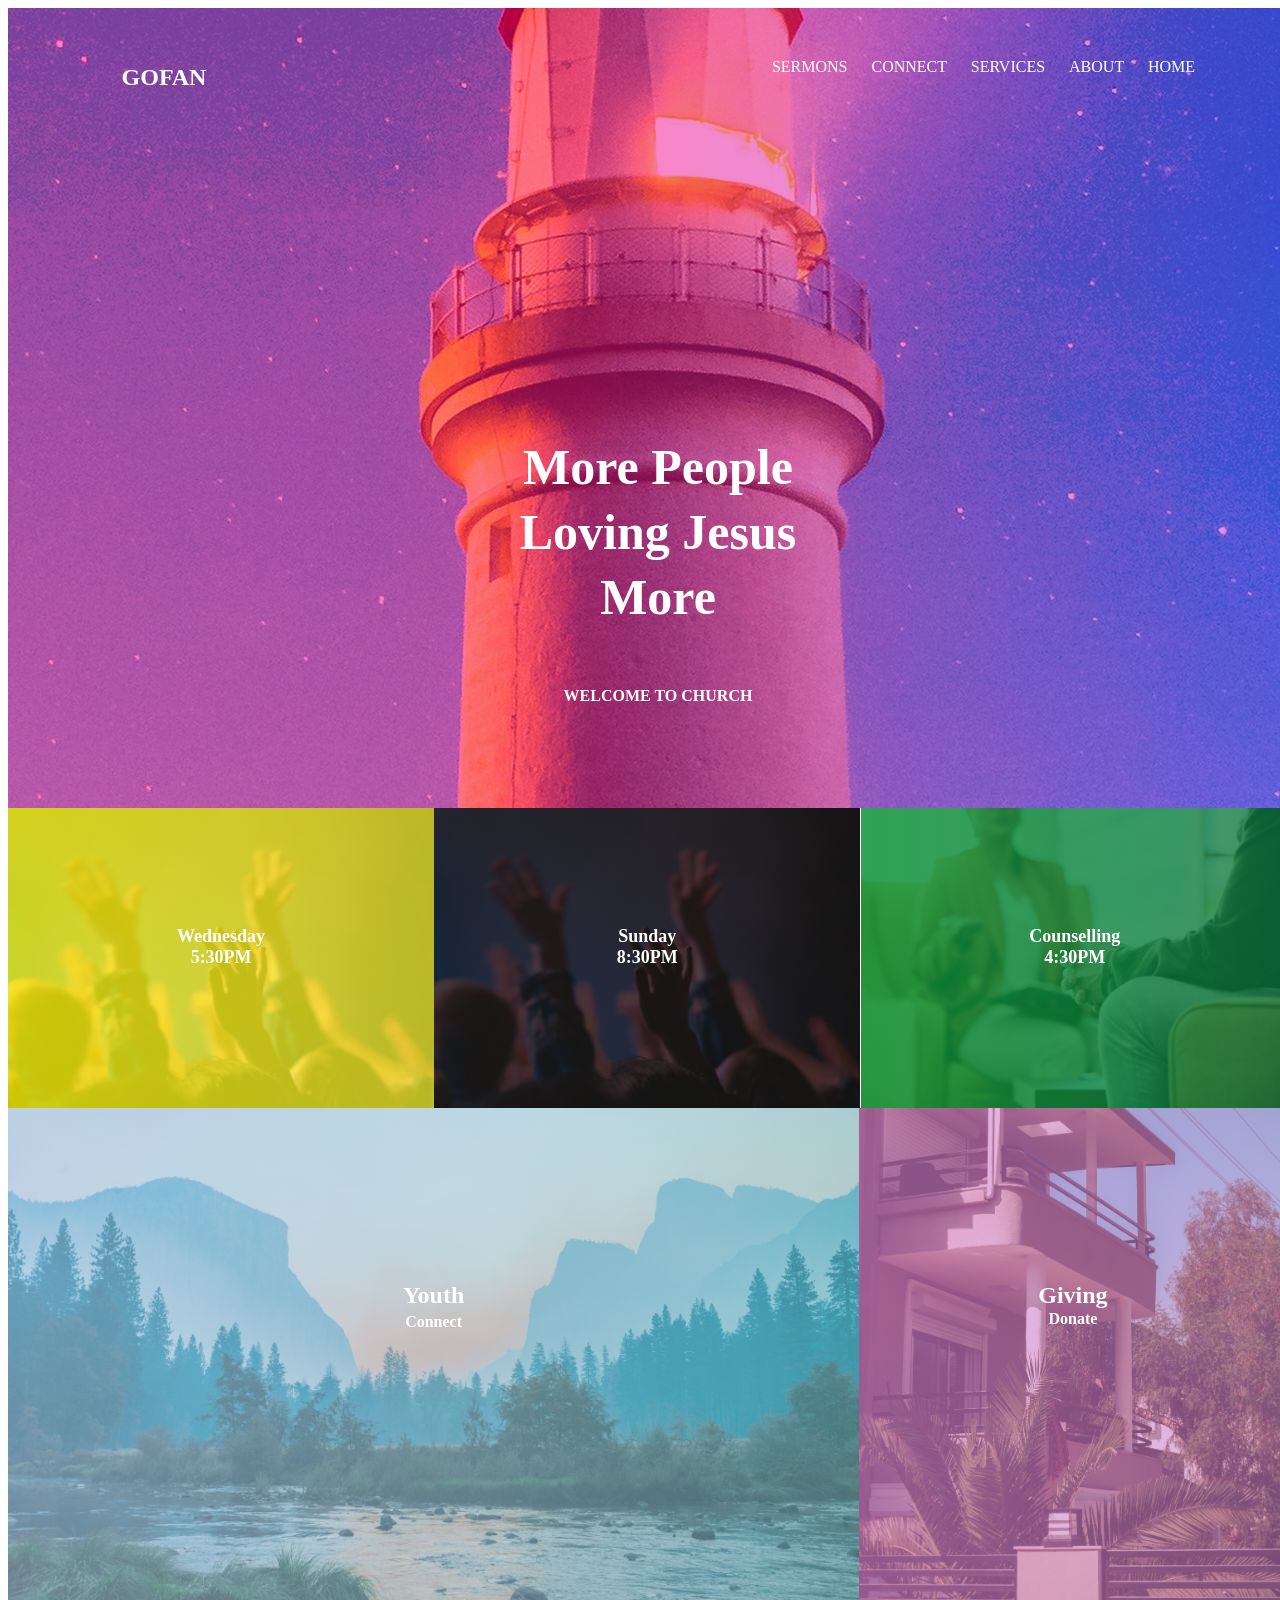
<file: index.html>
<!DOCTYPE html>
<html lang="en">
<head>
    <meta charset="UTF-8">
    <meta name="viewport" content="width=device-width, initial-scale=1.0">
    <title>Document</title>
    <link rel="stylesheet" href="index.css">
</head>
<body>

<div class="section1">

    <div class="text_logo">
        <h1>GOFAN </h1>
    </div>

    <div class="nav_anchors">

    <nav>
        <a href=""> SERMONS </a>

        <a href=""> CONNECT </a>

        <a href=""> SERVICES </a>

        <a href=""> ABOUT </a>
        
        <a href=""> HOME </a>

    </nav>

    </div>

    <div class="section1_text">

    <h1>
       More People <br> Loving Jesus <br> More
    </h1>

    <p> WELCOME TO CHURCH</p>


</div>

</div>

<div class="program">

    <div class="wed"> 
        <p> Wednesday <br>
        5:30PM </p>
    </div>

    <div class="sun"> 
        <p>Sunday <br>
        8:30PM </p>
    </div>
    
    <div class="counsel">
        <p> Counselling <br>
        4:30PM </p>
    </div>


</div>


<div class="program2">

    <div class="youth"> 
        <p>Youth </p>
        <p id="connect">Connect </p>
    </div>

    <div class="giving"> 
        <p>Giving </p>
        <p id="donate">Donate </p>
    </div>
    


</div>


    
</body>
</html>
</file>
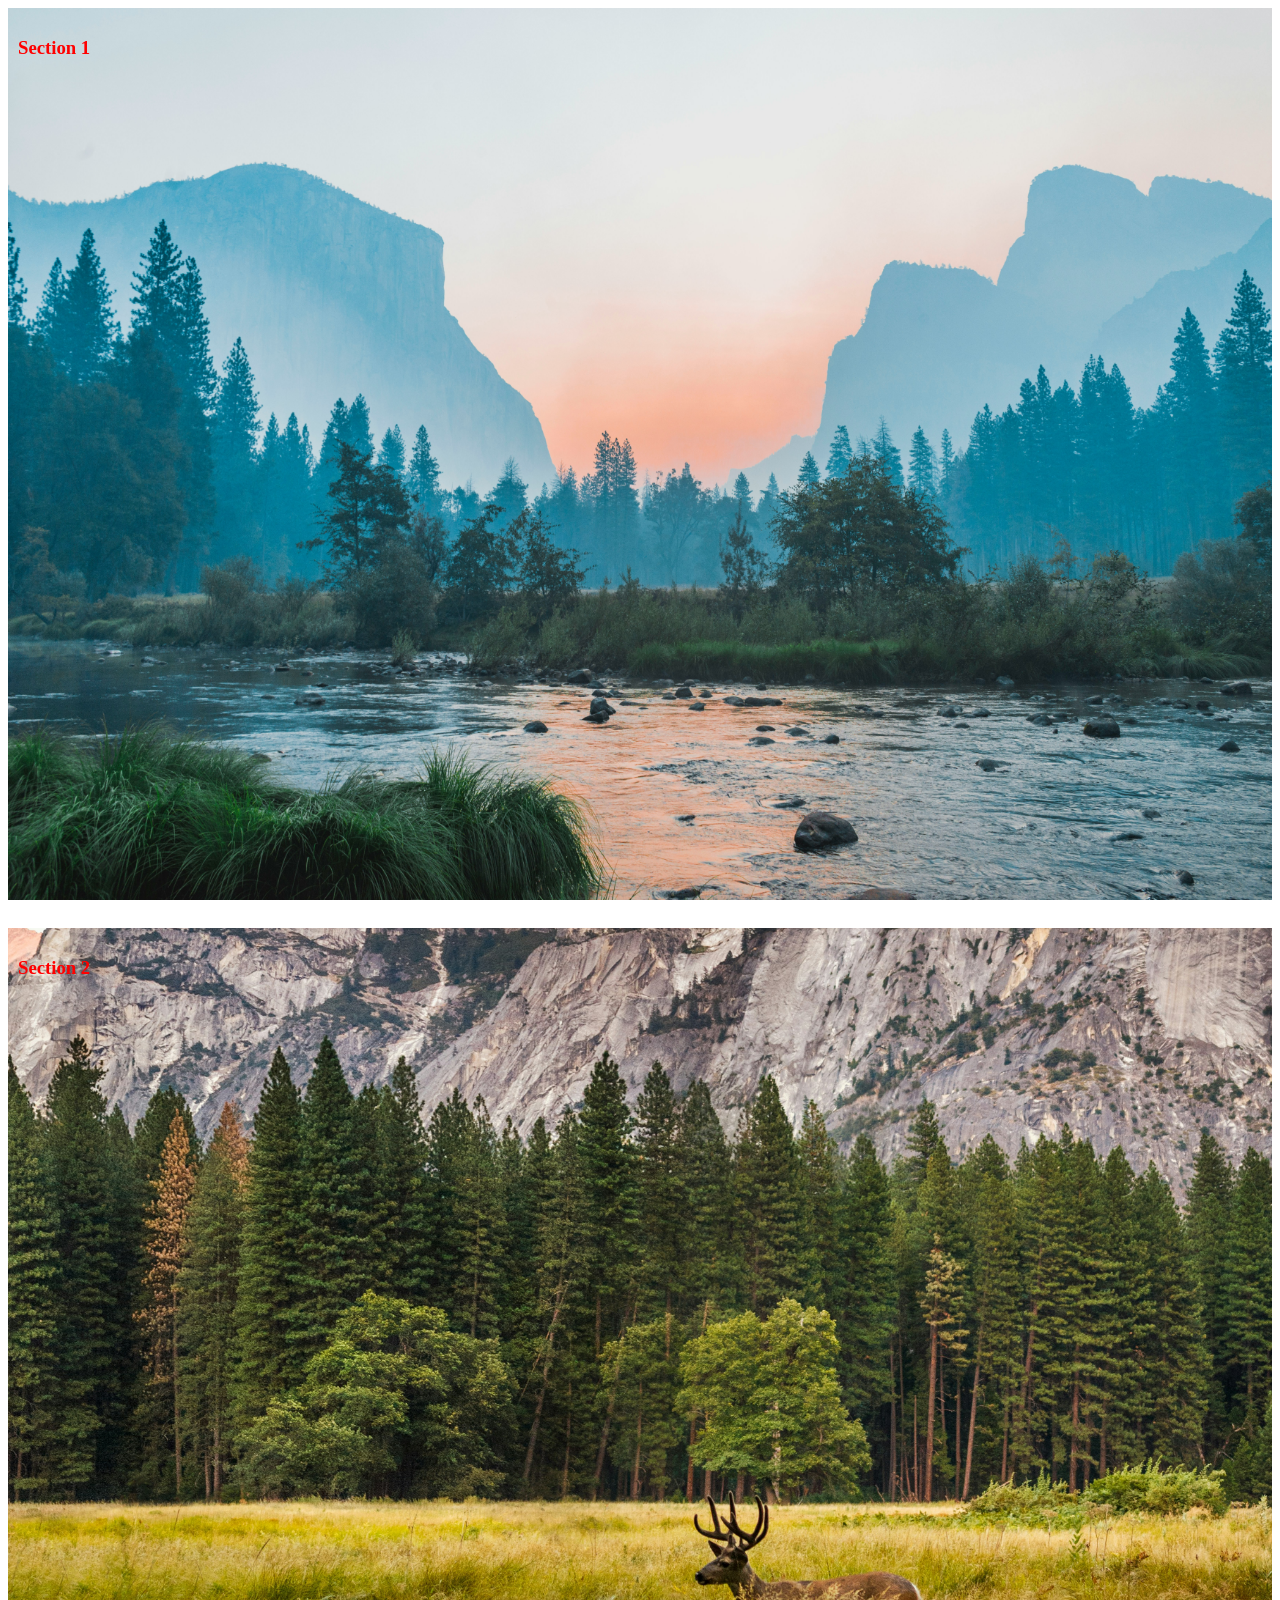
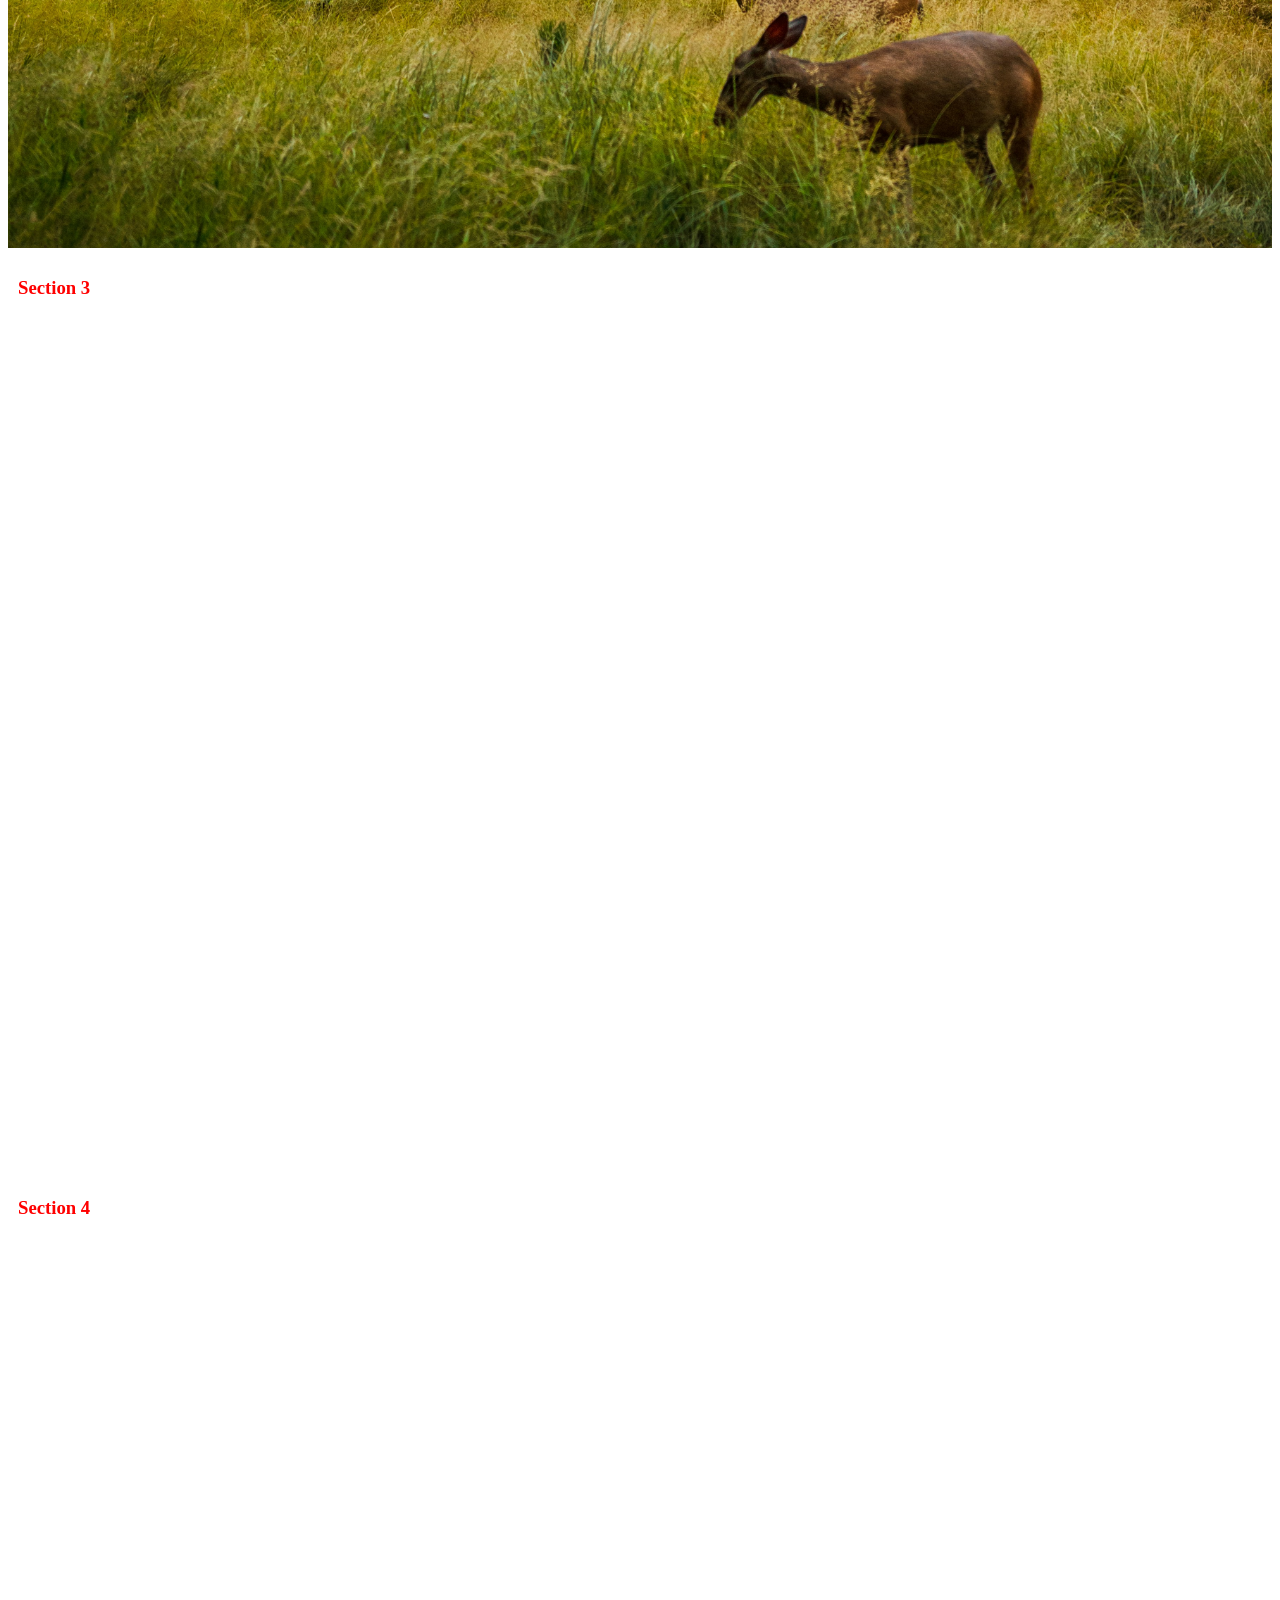
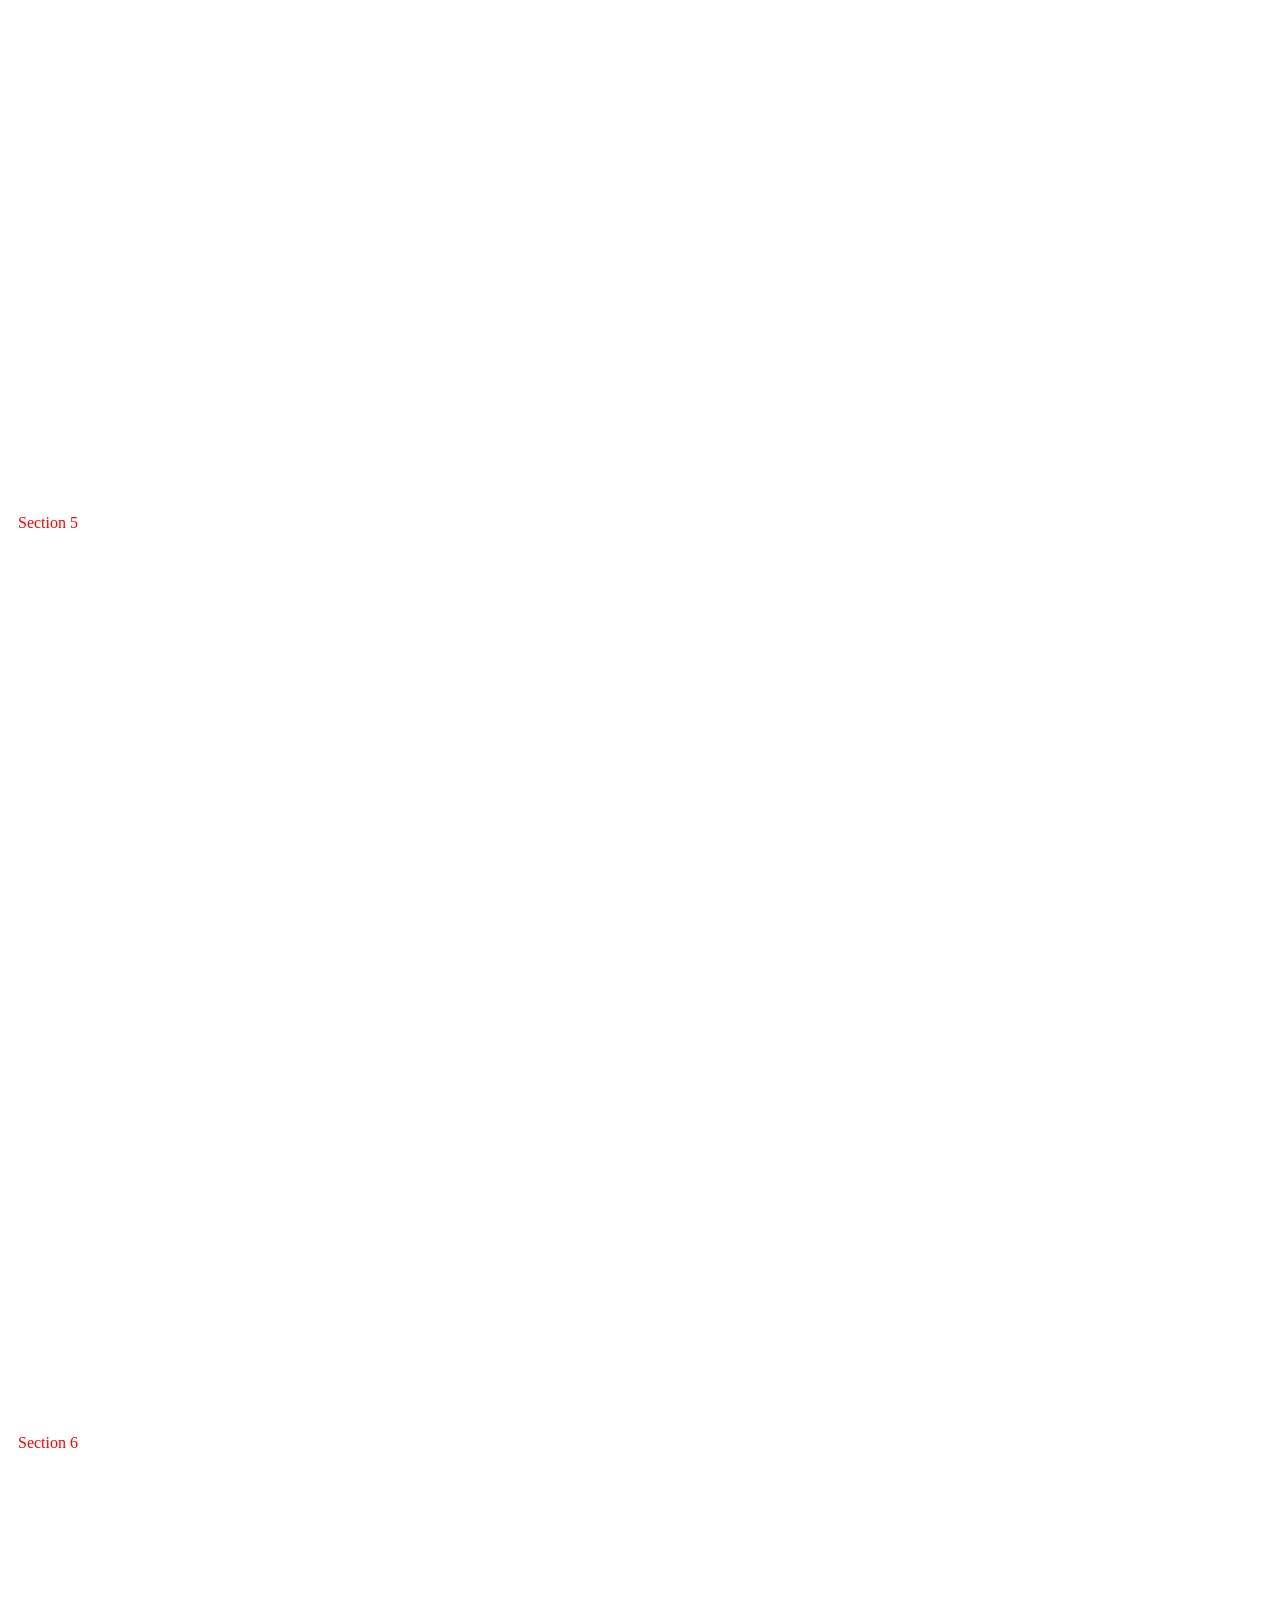
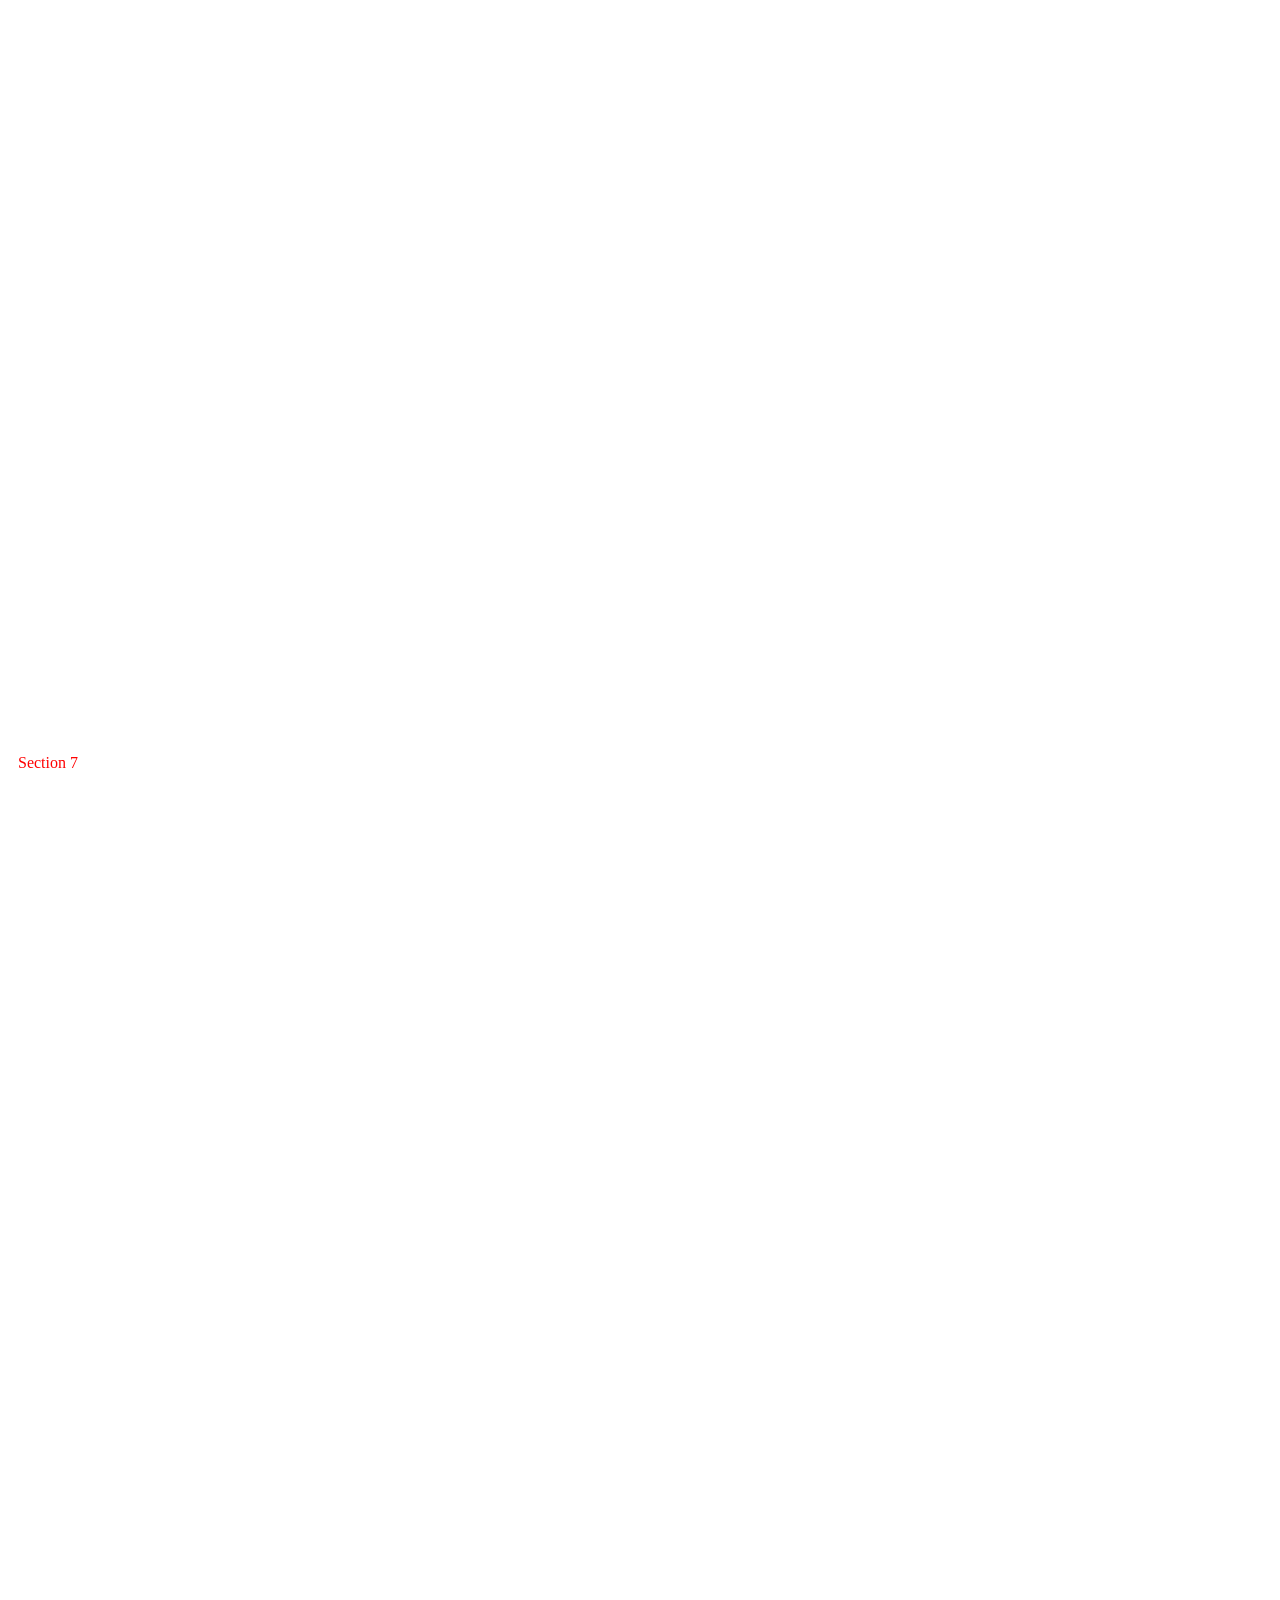
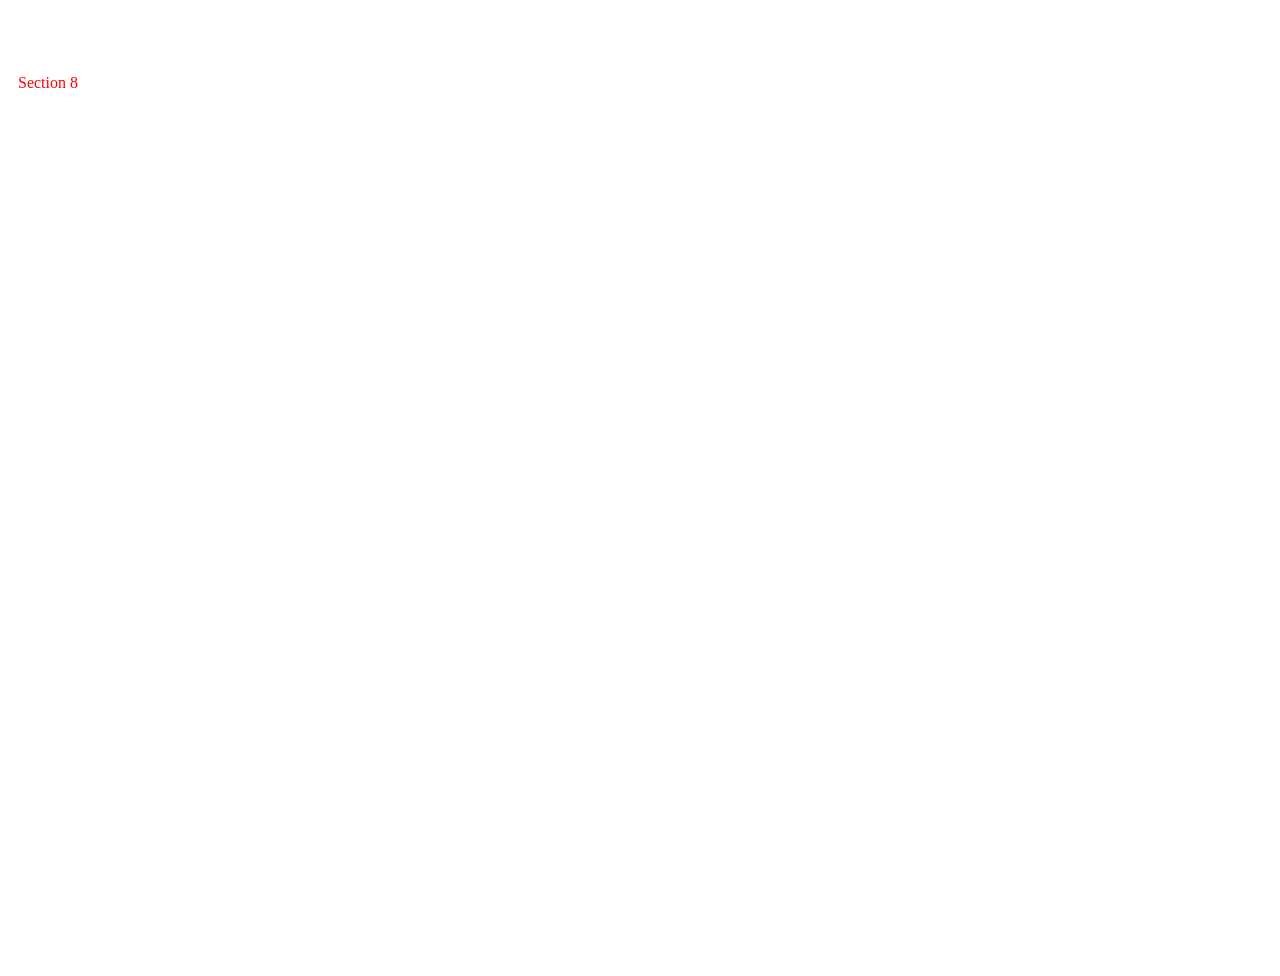
<file: Assignments/Classwork _on_bg_images_fixed_on_scroll/index.html>
<!DOCTYPE html>
<html lang="en">
<head>
    <meta charset="UTF-8">
    <meta name="viewport" content="width=device-width, initial-scale=1.0">
    <title>Document</title>

    <link rel="stylesheet" href="index.css">

</head>
<body>
    
    <div class="bg1">

        <h3>Section 1</h3>


    </div>


    <div class="bg2">

        <h3>  Section 2   </h3>

    </div>



    <div class="bg3">

        <h3> Section 3</h3>


    </div>


    <div class="bg4">


        <h3> Section 4</h3>

    </div>



    <div class="bg5">


        <p> Section 5</p>


    </div>


    <div class="bg6">


        <p> Section 6</p>


    </div>



    <div class="bg7">


        <p> Section 7</p>


    </div>



    <div class="bg8">



        <p> Section 8</p>


    </div>




</body>
</html>
</file>
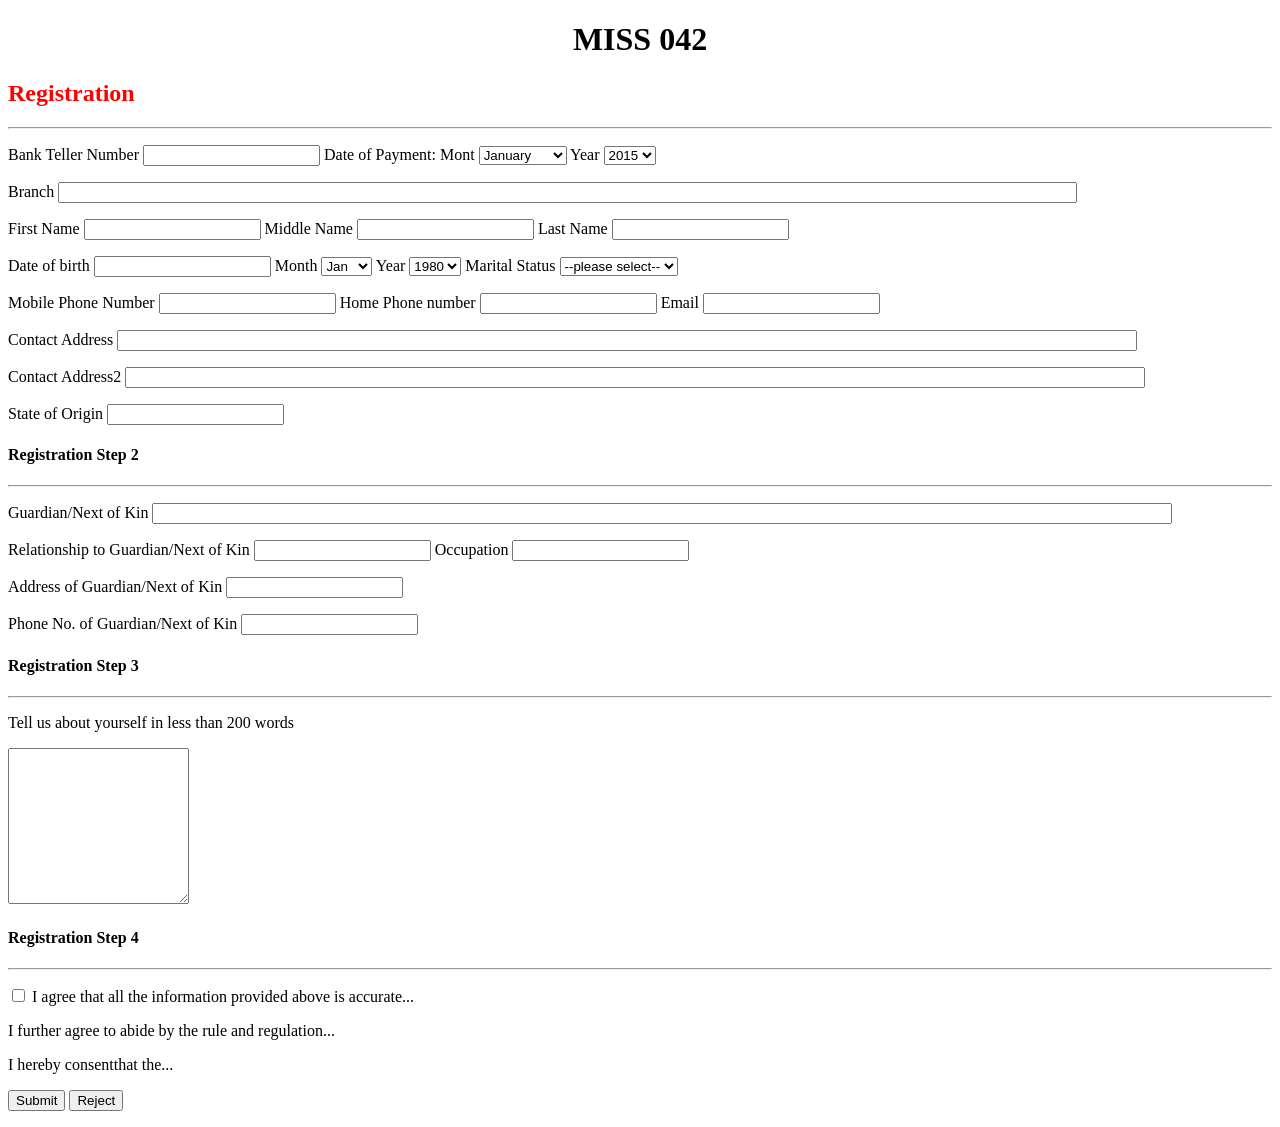
<file: Assignments/Html Project 1 on form/index.html>
<!DOCTYPE html>
<html lang="en">
<head>
    <meta charset="UTF-8">
    <meta name="viewport" content="width=device-width, initial-scale=1.0">
    <title>Document</title>
    <link rel="stylesheet" href="index.css">
</head>
<body>
    

    <h1 id="form_name"> MISS 042</h1>


    <H2 id="heading">Registration </H2> <hr>


    <form action="./reg.html" method="post" class="regform">


        <p>
            <label for="teller_no"> Bank Teller Number </label> 

            <input type="text" id="teller_no">

           <label for="payment_month"> Date of Payment: Mont </label>

            <select name="payment_month" id="month">

                <option value="January"> January </option>

                <option value="February"> February</option>

                <option value="March"> March</option>

                <option value="April"> April</option>

                <option value="May"> May</option>

                <option value="June"> June</option>

                <option value="July"> July</option>

                <option value="August"> August</option>

                <option value="September"> September</option>

                <option value="October"> October</option>

                <option value="November"> November</option>

                <option value="December"> December</option>

            </select>

            <label for="payment_year"> Year </label>
            
            <select name="payment_year" id="">

                <option value="2015"> 2015 </option>

                <option value="2016"> 2016</option>

                <option value="2017"> 2017</option>

                <option value="2018"> 2018</option>

                <option value="2019"> 2019</option>

                <option value="2020"> 2020</option>

                <option value="2021"> 2021</option>

                <option value="2022"> 2022</option>

                <option value="2023"> 2023</option>

                <option value="2024"> 2024</option>

                <option value="2025"> 2025</option>

                <option value="2026"> 2026</option>
            </select>
        </p>

        <p>

            <label for="branch"> Branch</label>

            <input type="text" id="branch">

        </p>

        <p>
            <span class="names">

            <label for="first_name">First Name</label>

            <input type="text" name="fname">

            <label for="Middle_name"> Middle Name</label>

            <input type="text" name="middle_name">

            <label for="last_name"> Last Name</label>

            <input type="text" name="last_name">

            </span>


        </p>

        <p>


            <label for="date_of_birth">Date of birth</label>

            <input type="text" name="date_of_birth">

            
            <label for="birth_month"> Month</label>

            <select name="birth_month" id="">
                
                <option value="jan"> Jan</option>

                <option value="feb"> Feb</option>

                <option value="mar"> Mar</option>

                <option value="apr"> Apr</option>

                <option value="may"> May</option>

                <option value="jun"> June</option>

                <option value="jul"> Jul</option>

                <option value=aug"> Aug</option>

                <option value="sep"> Sep</option>

                <option value="oct"> Oct</option>

                <option value="nov"> Nov</option>

                <option value="dec"> Dec</option>

            </select>

            <label for="birt_year"> Year</label>

            <select name="birth_year" id="">

                <option value="2015"> 1980 </option>

                <option value="2016"> 2016</option>

                <option value="2017"> 2017</option>

                <option value="2018"> 2018</option>

                <option value="2019"> 2019</option>

                <option value="2020"> 2020</option>

                <option value="2021"> 2021</option>

                <option value="2022"> 2022</option>

                <option value="2023"> 2023</option>

                <option value="2024"> 2024</option>

                <option value="2025"> 2025</option>

                <option value="2026"> 2026</option>
            </select>

            <label for="marital_status">Marital Status</label>

            <select name="marital_status" id="">

                <option value="choose"> --please select--</option>

                <option value="married"> Married </option>

                <option value="single"> Single</option>

                <option value="divorced"> Divorced</option>

            </select>

        </p>


        <p>

            <label for="mobile_phone_number"> Mobile Phone Number</label>

            <input type="text" name="mobile_phone_number">

            <label for="home_phone_number">Home Phone number</label>

            <input type="text" name="home_phone_number">

            <label for="email"> Email</label>

            <input type="text" name="email">

        </p>

        <p>
            <label for="address1"> Contact Address</label>

            <input type="text" name="address1" id="address1">
         </p>


         <p>

            <label for="address2"> Contact Address2</label>

            <input type="text" name="address2" id="address2">
         </p>


         <p>

            <label for="state_of_origin">State of Origin</label>

            <input type="text" name="state_of_origin">

         </p>
         
         
         <h4>Registration Step 2</h4> <hr>
         
         <p>


            <label for="next_of_kin"> Guardian/Next of Kin</label>

            <input type="text" name="next_of_kin" id="guard_or_kin">
        </p>


        <p>

            <label for="kin_relations"> Relationship to Guardian/Next of Kin</label>

            <input type="text" name="kin_relations" id="">

            <label for="occupation"> Occupation </label>

            <input type="text" name="occupation">
         </p>

         <p>

            <label for="kin_address"> Address of Guardian/Next of Kin</label>

            <input type="text" kin_address>
         </p>

         <p>

            <label for="phone_number_of_kin"> Phone No. of Guardian/Next of Kin </label>

            <input type="text" name="phone_number_of_kin">
         </p>

         <h4>Registration Step 3 </h4> <hr>

         <p>
            
            Tell us about yourself in less than 200 words

         </p>

            <textarea maxlength="200" rows="10" name="about_me" id="about">
            </textarea>

         <h4> Registration Step 4</h4> <hr>

         <p>
            <input type="checkbox" name="agreement"> I agree that all the information provided above is accurate...
         </p>

         <p>
            I further agree to abide by the rule and regulation...
         </p>

         <p>
            I hereby consentthat the...
         </p>

         <p>
            <input type="button" value="Submit"> <input type="button" value="Reject">
         </p>

    </form>


</body>
</html>
</file>
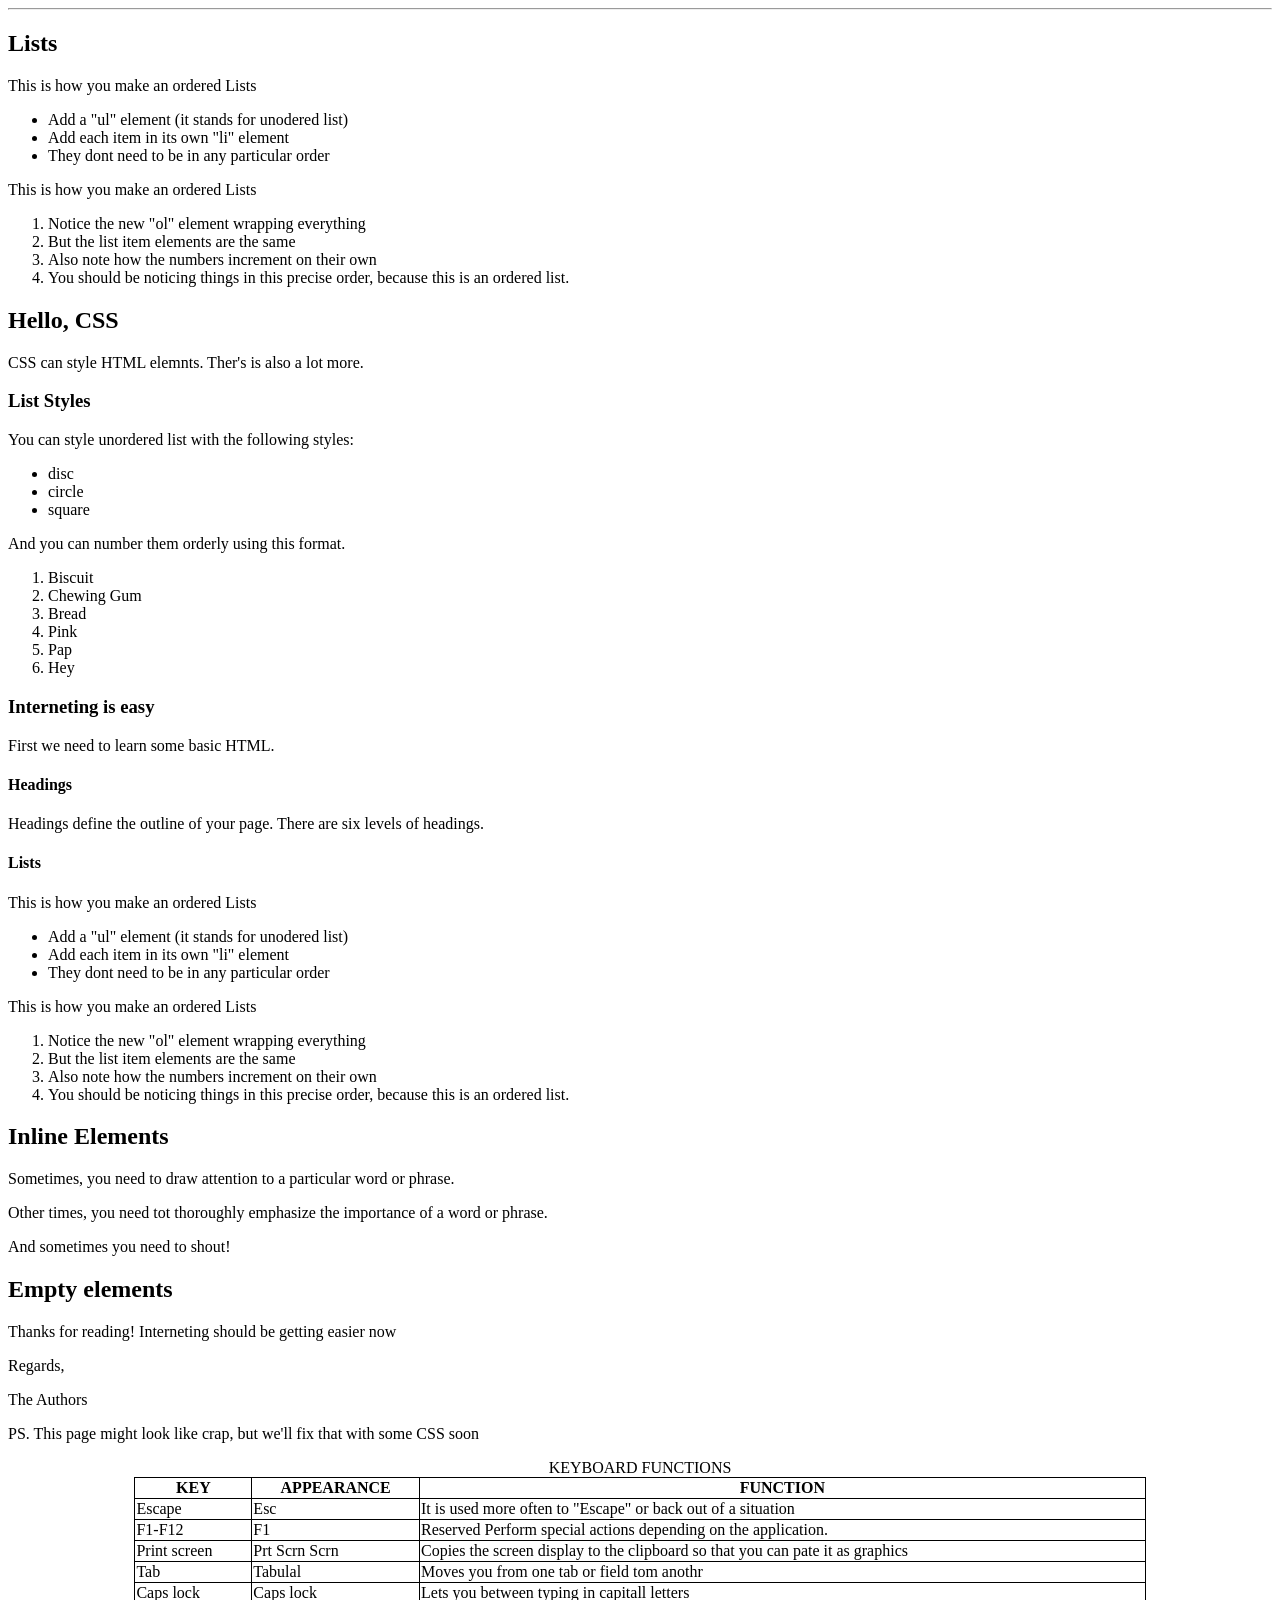
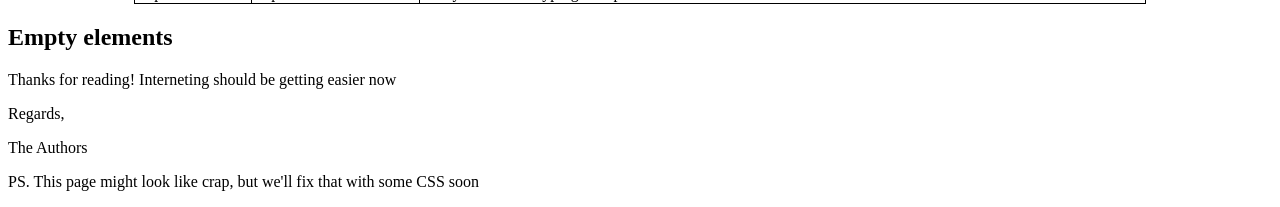
<file: Assignments/Html project 2/index.html>
<!DOCTYPE html>
<html lang="en">
<head>
    <meta charset="UTF-8">
    <meta name="viewport" content="width=device-width, initial-scale=1.0">
    <title>Document</title>

    <link rel="stylesheet" href="index.css">
</head>

<body>
    
    <hr>

    <h2> Lists </h2>

    <p>
        This is how you make an ordered Lists

        <ul>
            <li>
                Add a "ul" element (it stands for unodered list)
            </li>

            <li>

                Add each item in its own "li" element

            </li>

            <li>
                They dont need to be in any particular order
            </li>
        </ul>

    </p>


        <p>
        This is how you make an ordered Lists

        <ol>
            <li>
                Notice the new "ol" element wrapping everything
            </li>

            <li>
                But the list item elements are the same
            </li>

            <li>

                Also note how the numbers increment on their own
            </li>

            <li>
                You should be noticing things in this precise order, because this is an ordered list.
            </li>
        </ol>
    </p>

    <h2> Hello, CSS</h2>

    <p>
        CSS can style HTML elemnts. Ther's is also a lot more.
    </p>

    <h3>
        List Styles
    </h3>
    

    <p>

        You can style unordered list with the following styles:
    </p>

    <p>

        <ul>
            <li>
                disc
            </li>

            <li>
                circle
            </li>

            <li> square</li>
        </ul>
    
    </p>

    <p>
        And you can number them orderly using this format.
    </p>

    <p>
        <ol>
            <li>Biscuit</li>

            <li> Chewing Gum</li>

            <li> Bread </li>

            <li> Pink </li>

            <li> Pap</li>

            <li> Hey</li>
        </ol>
    </p>
    
    <h3>Interneting is easy</h3>
    
    <p>
        First we need to learn some basic HTML.
    </p>

    <H4> Headings</H4>

    <p>
        Headings define the outline of your page. There are six levels of headings.
    </p>

    <h4>
        Lists
    </h4>

    <p>
        This is how you make an ordered Lists

        <ul>
            <li>
                Add a "ul" element (it stands for unodered list)
            </li>

            <li>

                Add each item in its own "li" element

            </li>

            <li>
                They dont need to be in any particular order
            </li>
        </ul>

    </p>


        <p>
        This is how you make an ordered Lists

        <ol>
            <li>
                Notice the new "ol" element wrapping everything
            </li>

            <li>
                But the list item elements are the same
            </li>

            <li>

                Also note how the numbers increment on their own
            </li>

            <li>
                You should be noticing things in this precise order, because this is an ordered list.
            </li>
        </ol>
    </p>

    <h2> Inline Elements</h2>

    <p> 
        Sometimes, you need to draw attention to a particular word or phrase.

    </p>

    <p>
        Other times, you need tot thoroughly emphasize the importance of a word or phrase.</p>

    <p>
        And sometimes you need to shout!
    </p>

    <h2>Empty elements</h2>

    <p>
        Thanks for reading! Interneting should be getting easier now
    </p>

    <p>
        Regards,
    </p>

    <p>
        The Authors
    </p>

    <p>
        PS. This page might look like crap, but we'll fix that with some CSS soon
    </p>

    <table>

        <caption> KEYBOARD FUNCTIONS </caption>

        <tr>

            <th>
                KEY
            </th>

            <th>
                APPEARANCE
            </th>

            <th>
                FUNCTION
            </th>

        </tr>

        <tr>
            <td>
                Escape
            </td>

            <td>
                Esc
            </td>

            <td>
                It is used more often to "Escape" or back out of a situation
            </td>
        </tr>

        <tr>

            <td>
                F1-F12
            </td>

            <td>
                F1
            </td>

            <td>
                Reserved
                Perform special actions depending on the application.
            </td>

        </tr>

        <tr>

            <td>
                Print screen
            </td>

            <td>

                Prt Scrn Scrn

            </td>

            <td>
                Copies the screen display to the clipboard so that you can pate it as graphics
            </td>
        </tr>


        <tr>

            <td>
                Tab
            </td>

            <td>
                Tabulal
            </td>

            <td>
                Moves you from one tab or field tom anothr
            </td>
        </tr>

        <tr>

            <td>
                Caps lock
            </td>

            <td>
                Caps lock
            </td>

            <td>
            Lets you between typing in capitall letters
            </td>
        </tr>

    </table>

     <h2>Empty elements</h2>

    <p>
        Thanks for reading! Interneting should be getting easier now
    </p>

    <p>
        Regards,
    </p>

    <p>
        The Authors
    </p>

    <p>
        PS. This page might look like crap, but we'll fix that with some CSS soon
    </p>

</body>
</html>
</file>
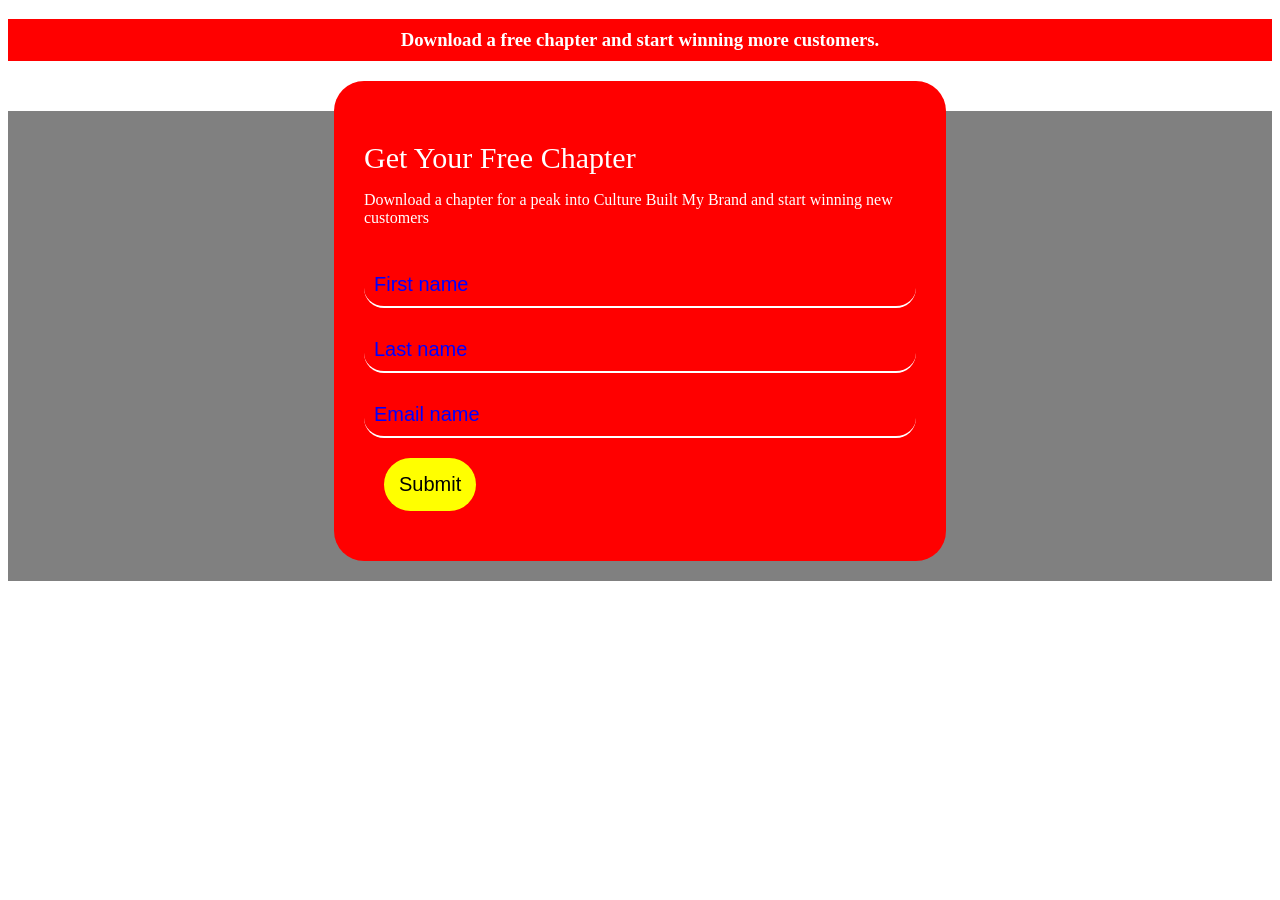
<file: Assignments/class_work_on_forms_12-10-2026/transit.html>
<!DOCTYPE html>
<html lang="en">

<head>
    <meta charset="UTF-8">
    <meta name="viewport" content="width=device-width, initial-scale=1.0">
    <title>Document</title>

    <link rel="stylesheet" href="transit.css">
</head>

<body>

    <h3>Download a free chapter and start winning more customers.</h3>

    <div class="regform">

        <form action="" class="chapform">

            <p class="frechap">Get Your Free Chapter</p>

            <p class="btext">
                Download a chapter for a peak into Culture Built My Brand and start winning new customers
            </p>

            <input type="text" placeholder="First name" class="inputs">
            <input type="text" placeholder="Last name" class="inputs">
            <input type="email" placeholder="Email name" class="inputs">
            <input type="button" class="btn" value="Submit">


        </form>
    </div>


</body>

</html>
</file>
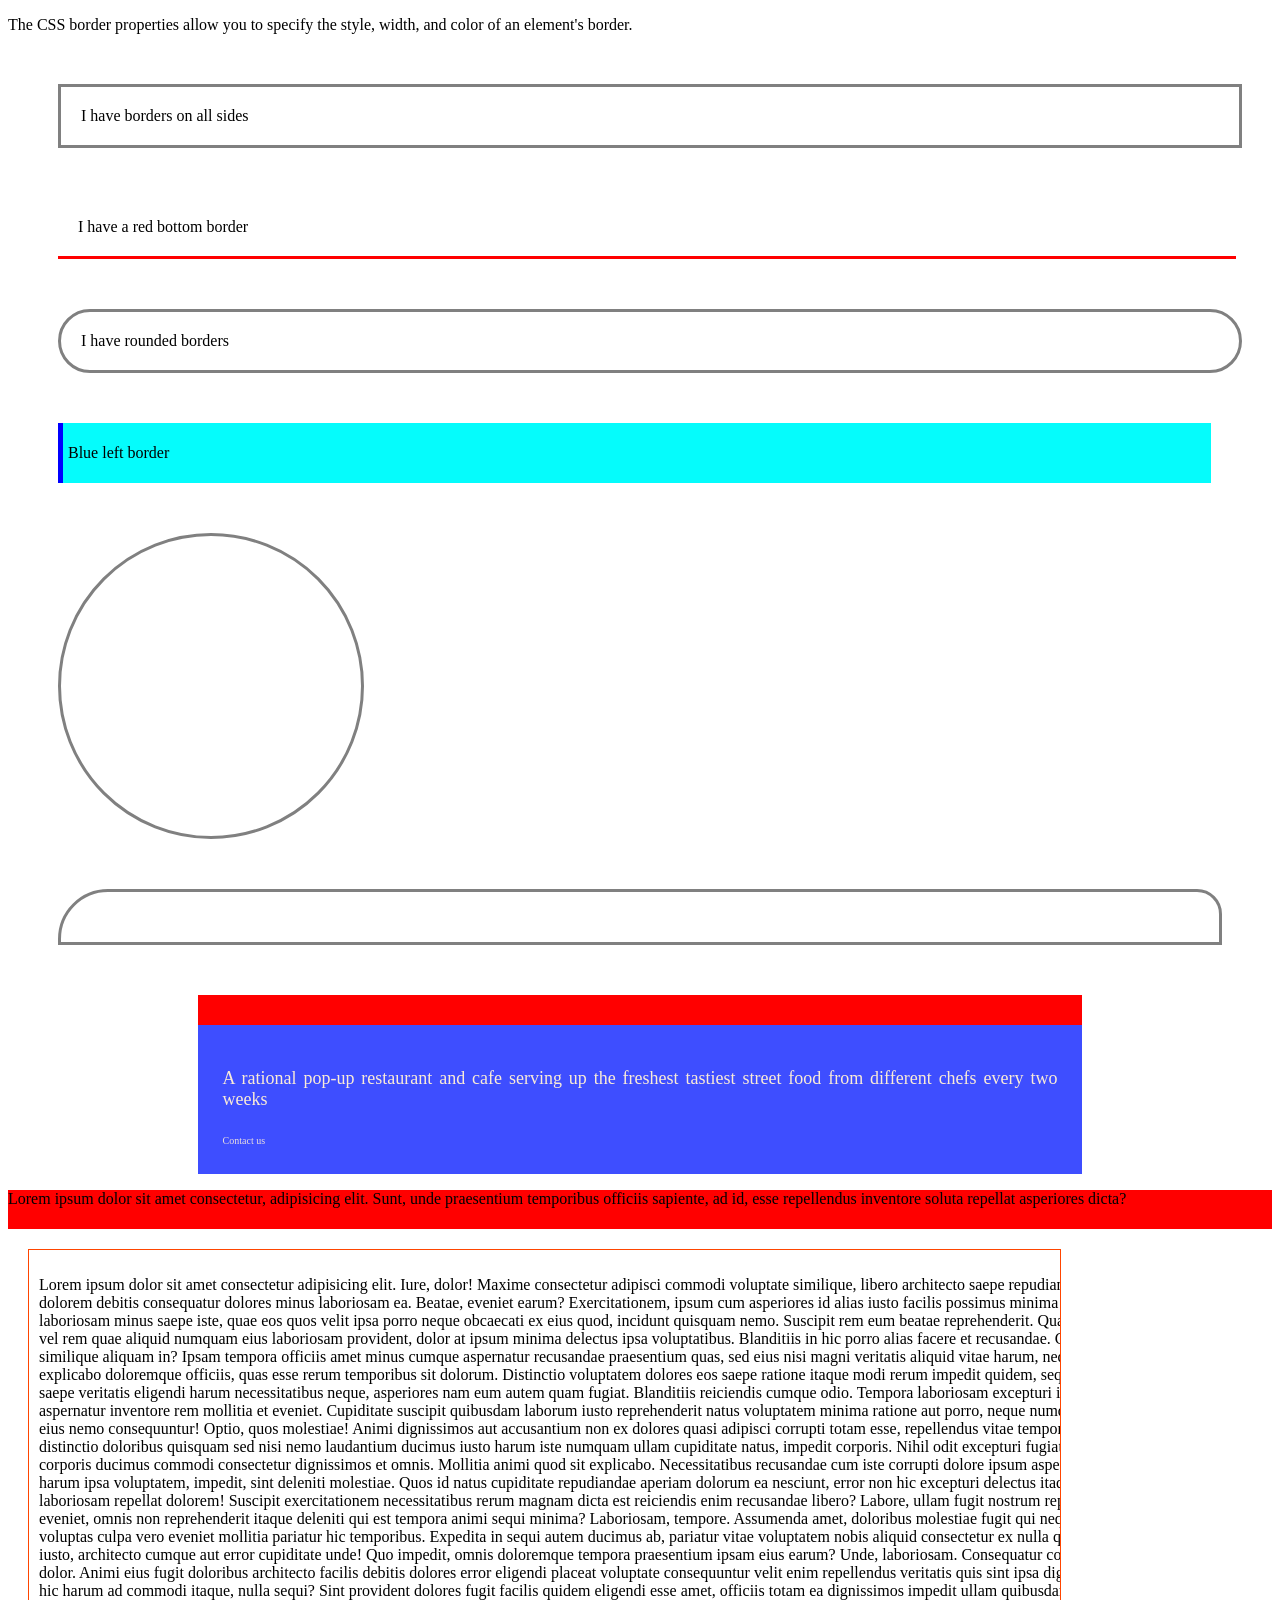
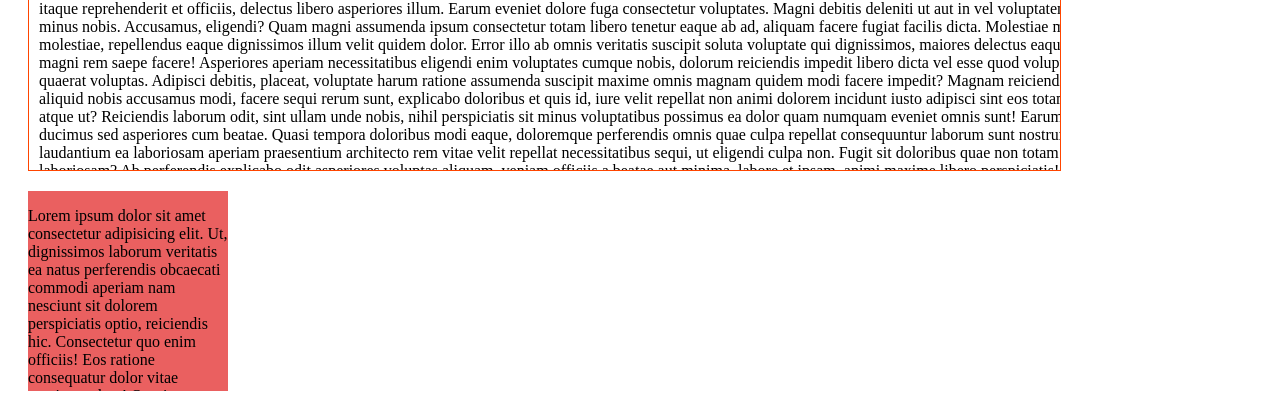
<file: Assignments/classwork on borders/classwork.html>
<!DOCTYPE html>
<html lang="en">
<head>
    <meta charset="UTF-8">
    <meta name="viewport" content="width=device-width, initial-scale=1.0">
    <title>Document</title>

        <link rel="stylesheet" href="classwork.css">


</head>
<body>

    <P> The CSS border properties allow you to specify the style, width, and color of an element's border.</P>

<div class="border1">

    <!-- border opn all sides  -->

I have borders on all sides

</div>

<div class="border2">


    <!-- red border at the bottom   -->

    I have a red bottom border

</div>

<div class="border3">

    <!-- round borders  -->

    I have rounded borders

</div>


<div class="border4">

 <p> Blue left border </p>


</div>




<div class="border5">


</div>



    <div class="border6">



    </div>


    <div class="border7">

        <div class="topred">  </div>
        
        <div class="txt">
                
                <p>A rational pop-up restaurant and cafe serving up the freshest tastiest street food from different chefs every two weeks </p>


                <footer class="ft">

                   <a href="#"> Contact us </a>

                </footer>
            
        </div>


    </div>



    <div class="border8">


        <p>

            Lorem ipsum dolor sit amet consectetur, adipisicing elit. Sunt, unde praesentium temporibus officiis sapiente, ad id, esse repellendus inventore soluta repellat asperiores dicta?

        </p>


    </div>


    <div class="border9">

        <p>


            Lorem ipsum dolor sit amet consectetur adipisicing elit. Iure, dolor! Maxime consectetur adipisci commodi voluptate similique, libero architecto saepe repudiandae, reiciendis porro nostrum ab fugiat soluta cupiditate expedita error voluptas.
            Ducimus pariatur voluptatem mollitia cum earum maxime reiciendis saepe suscipit, fuga ea delectus! Aliquid magni autem voluptas omnis molestiae sunt, dolorem debitis consequatur dolores minus laboriosam ea. Beatae, eveniet earum?
            Exercitationem, ipsum cum asperiores id alias iusto facilis possimus minima itaque accusantium incidunt, eius ipsam at voluptatum ipsa inventore recusandae! Amet recusandae quos quo et quod nobis quibusdam mollitia est.
            Inventore minima blanditiis nemo suscipit sequi? Ipsum id accusamus, quia sit iure laboriosam minus saepe iste, quae eos quos velit ipsa porro neque obcaecati ex eius quod, incidunt quisquam nemo.
            Suscipit rem eum beatae reprehenderit. Quasi, ipsa omnis ea eligendi reiciendis suscipit ipsam totam quia sint eius expedita labore vero similique accusantium nam consequuntur veniam ratione repellendus accusamus beatae corrupti?
            Nam, sapiente. Ipsam voluptas ut alias dolorem vel rem quae aliquid numquam eius laboriosam provident, dolor at ipsum minima delectus ipsa voluptatibus. Blanditiis in hic porro alias facere et recusandae.
            Consequuntur officia dolor odio odit culpa mollitia ea commodi soluta accusamus dolorem iure at perspiciatis sunt quos consequatur doloremque omnis debitis saepe possimus qui, quod error recusandae similique ab! Magni.
            Magni similique aliquam in? Ipsam tempora officiis amet minus cumque aspernatur recusandae praesentium quas, sed eius nisi magni veritatis aliquid vitae harum, neque voluptatum doloremque quam eos! Quasi, est nihil.
            Vero recusandae reiciendis doloremque accusamus magnam? Adipisci assumenda aut nam nisi recusandae expedita provident at aspernatur eum ipsa odio quibusdam similique, explicabo doloremque officiis, quas esse rerum temporibus sit dolorum.
            Distinctio voluptatem dolores eos saepe ratione itaque modi rerum impedit quidem, sequi magni nam. Quam adipisci, magnam ratione laudantium esse, recusandae iste iure, cupiditate ullam dolor eius ut! Iste, impedit? Lorem ipsum dolor sit amet consectetur adipisicing elit. Labore debitis similique voluptas vitae repudiandae saepe veritatis eligendi harum necessitatibus neque, asperiores nam eum autem quam fugiat. Blanditiis reiciendis cumque odio.
            Tempora laboriosam excepturi iste, numquam vitae repellat unde quae asperiores, culpa similique aut, labore temporibus recusandae repellendus voluptate quaerat a? Illum aliquam ducimus quae ipsum, laboriosam quia! Sint, hic earum.
            Blanditiis dolor expedita maiores aspernatur inventore rem mollitia et eveniet. Cupiditate suscipit quibusdam laborum iusto reprehenderit natus voluptatem minima ratione aut porro, neque numquam ex corporis, quo officiis tenetur consequatur.
            Corporis, odio. Numquam molestias maxime possimus aut cumque corporis, voluptatem alias blanditiis saepe magnam quidem quam earum fugiat officiis debitis. Vero minima veniam odio eius nemo consequuntur! Optio, quos molestiae!
            Animi dignissimos aut accusantium non ex dolores quasi adipisci corrupti totam esse, repellendus vitae tempora eveniet, architecto consectetur nulla inventore aperiam similique quaerat est obcaecati repellat culpa? Repudiandae, blanditiis quos.
            Tempore autem, possimus cumque magnam fuga ad molestias asperiores ipsum vero. Totam consectetur distinctio doloribus quisquam sed nisi nemo laudantium ducimus iusto harum iste numquam ullam cupiditate natus, impedit corporis.
            Nihil odit excepturi fugiat veritatis deserunt modi quas laboriosam non unde, ex maxime ducimus! Sunt, molestiae! Quos eveniet soluta nulla, atque dolorum amet magni deleniti saepe itaque perspiciatis quas dolore!
            Mollitia, obcaecati quaerat! Aut explicabo corporis ducimus commodi consectetur dignissimos et omnis. Mollitia animi quod sit explicabo. Necessitatibus recusandae cum iste corrupti dolore ipsum asperiores inventore nobis quis. Soluta, aspernatur.
            Sapiente distinctio excepturi iste ab eveniet dignissimos consequuntur, non qui tempora sed nesciunt eos corporis porro necessitatibus. Ratione odio necessitatibus minima repudiandae velit, harum ipsa voluptatem, impedit, sint deleniti molestiae.
            Quos id natus cupiditate repudiandae aperiam dolorum ea nesciunt, error non hic excepturi delectus itaque commodi sapiente ex corrupti alias reprehenderit placeat! Eos impedit aut soluta rem, quod earum reprehenderit! Lorem ipsum dolor sit amet consectetur adipisicing elit. Explicabo porro voluptas deleniti eius quas recusandae beatae, laboriosam repellat dolorem! Suscipit exercitationem necessitatibus rerum magnam dicta est reiciendis enim recusandae libero?
            Labore, ullam fugit nostrum repellendus aperiam, asperiores delectus illum, alias doloremque ipsa saepe libero mollitia a. Nobis possimus necessitatibus, recusandae iusto dolorem quae tempore obcaecati minima enim inventore ab adipisci.
            Iste ea suscipit, voluptas rem eveniet, omnis non reprehenderit itaque deleniti qui est tempora animi sequi minima? Laboriosam, tempore. Assumenda amet, doloribus molestiae fugit qui neque quas laudantium sapiente quibusdam.
            Temporibus alias animi ad, voluptatem adipisci, soluta doloribus optio qui, error repudiandae incidunt voluptatum debitis aliquam! Harum voluptatum, voluptates, maiores, doloribus sapiente voluptas culpa vero eveniet mollitia pariatur hic temporibus.
            Expedita in sequi autem ducimus ab, pariatur vitae voluptatem nobis aliquid consectetur ex nulla quidem voluptates veniam! Itaque incidunt ut atque voluptatum. Enim iure maxime esse ratione quis assumenda deleniti.
            Quisquam placeat cumque perspiciatis asperiores molestiae officiis? Nemo minus reprehenderit pariatur laboriosam iusto, architecto cumque aut error cupiditate unde! Quo impedit, omnis doloremque tempora praesentium ipsam eius earum? Unde, laboriosam.
            Consequatur commodi maxime autem perspiciatis eveniet. Perspiciatis quos quas tempora, facere odio suscipit commodi, laboriosam unde similique quo quasi repudiandae maiores consequatur, dignissimos iure repellendus amet vero deleniti obcaecati dolor.
            Animi eius fugit doloribus architecto facilis debitis dolores error eligendi placeat voluptate consequuntur velit enim repellendus veritatis quis sint ipsa dignissimos in, tempore aut laudantium ipsum accusantium? Veritatis, ex velit.
            Ea, unde eius autem consectetur id ipsa sed maxime? Praesentium eaque illo earum facilis, numquam sapiente inventore nostrum dolor, quibusdam nobis vitae ab hic harum ad commodi itaque, nulla sequi?
            Sint provident dolores fugit facilis quidem eligendi esse amet, officiis totam ea dignissimos impedit ullam quibusdam iste, nihil itaque nemo nam doloremque earum, ipsam mollitia voluptatibus magni. Iste, laboriosam ex!
            Enim minus numquam consequatur consequuntur deleniti illum eligendi facere commodi. Neque quod, iure excepturi autem nulla, itaque reprehenderit et officiis, delectus libero asperiores illum. Earum eveniet dolore fuga consectetur voluptates.
            Magni debitis deleniti ut aut in vel voluptatem illo praesentium. Corporis ab vitae necessitatibus reiciendis sit, rem, hic eligendi laboriosam repellendus exercitationem nam, libero doloremque quasi rerum quia autem in.
            Quas similique, ipsam rem magnam atque quia libero quod dolor minus nobis. Accusamus, eligendi? Quam magni assumenda ipsum consectetur totam libero tenetur eaque ab ad, aliquam facere fugiat facilis dicta.
            Molestiae molestias reiciendis rem ex sit amet id eligendi eos facilis obcaecati vel autem doloribus distinctio nulla soluta veniam quaerat enim incidunt tempora odit, saepe quod sunt repellendus? Itaque, voluptatum!
            Voluptates vitae eum deserunt odio molestiae, repellendus eaque dignissimos illum velit quidem dolor. Error illo ab omnis veritatis suscipit soluta voluptate qui dignissimos, maiores delectus eaque fugit inventore eveniet deserunt.
            Recusandae fugiat odit dicta quibusdam molestiae accusantium id vitae in autem explicabo, dolor amet non? Totam perferendis voluptatibus fugit amet quia autem consectetur! Consequuntur, id nobis magni rem saepe facere!
            Asperiores aperiam necessitatibus eligendi enim voluptates cumque nobis, dolorum reiciendis impedit libero dicta vel esse quod voluptate consequuntur saepe, reprehenderit, dolore qui iure! Cupiditate est earum incidunt, expedita commodi corporis.
            Nam consequatur exercitationem perspiciatis labore quod nihil delectus voluptatem, veritatis velit temporibus dolorem quaerat voluptas. Adipisci debitis, placeat, voluptate harum ratione assumenda suscipit maxime omnis magnam quidem modi facere impedit?
            Magnam reiciendis quasi illo nihil autem obcaecati maiores similique perspiciatis rem voluptate, minima explicabo, cupiditate reprehenderit quam odio corporis eos provident veniam suscipit. Fugit itaque, officia rem architecto id incidunt.
            Fugit ad quo aliquid nobis accusamus modi, facere sequi rerum sunt, explicabo doloribus et quis id, iure velit repellat non animi dolorem incidunt iusto adipisci sint eos totam repellendus! Nostrum!
            Distinctio possimus tempora blanditiis tempore quasi! Id, illum nesciunt. Vero autem magnam necessitatibus nobis aliquid totam ad sunt? Veritatis aliquid ipsum magni nesciunt quibusdam officia mollitia? Ipsam est atque ut?
            Reiciendis laborum odit, sint ullam unde nobis, nihil perspiciatis sit minus voluptatibus possimus ea dolor quam numquam eveniet omnis sunt! Earum accusantium sed voluptates cumque corporis sit numquam vel maiores?
            Cupiditate commodi similique, earum aut hic unde neque facere officia corporis rerum. Ad tenetur impedit quos aut nemo facere cum! Placeat aliquam vero aut, odit ducimus sed asperiores cum beatae.
            Quasi tempora doloribus modi eaque, doloremque perferendis omnis quae culpa repellat consequuntur laborum sunt nostrum quisquam ducimus alias fuga natus fugiat aut! Quod enim quos accusantium repudiandae doloribus earum suscipit?
            Saepe dolor possimus ipsa pariatur qui? Necessitatibus, autem! Optio, repudiandae labore sunt doloremque minima laudantium ea laboriosam aperiam praesentium architecto rem vitae velit repellat necessitatibus sequi, ut eligendi culpa non.
            Fugit sit doloribus quae non totam doloremque ea asperiores illo nemo excepturi possimus, dicta perspiciatis reprehenderit, molestiae soluta eum consectetur accusamus, architecto voluptates magni error odit. Delectus maxime dolor repellat?
            Modi impedit hic eum laboriosam? Ab perferendis explicabo odit asperiores voluptas aliquam, veniam officiis a beatae aut minima, labore et ipsam, animi maxime libero perspiciatis! Similique qui assumenda illo amet!
            Quam, veniam similique! Numquam cumque, minima vitae nisi ipsa, id officia laborum soluta accusamus expedita accusantium tenetur ab fuga similique officiis, sapiente quaerat beatae totam! Blanditiis vitae iusto sequi quas.
            Quaerat sequi beatae labore a dolorum officia sed, illo aliquid tempora amet officiis omnis quod nulla perspiciatis eveniet adipisci ex libero quo fugit. Tenetur, repellendus officiis? A quae aperiam hic?
            Accusantium rerum quo cumque adipisci tempore magni cupiditate? Facilis obcaecati vel saepe recusandae maiores porro, nisi culpa, voluptates ad neque ducimus natus veniam ut illum temporibus adipisci atque rem voluptatem.
            Odit nulla cumque maxime. At saepe magni placeat sit excepturi animi beatae velit veritatis voluptatem corrupti quae reprehenderit obcaecati dolores accusamus, quod laboriosam laborum aliquam ex iste eveniet illo natus.
            Exercitationem, molestiae reiciendis? Hic accusantium ad eligendi a error dolores consectetur rem quos blanditiis veniam corporis, in at, ex repellendus enim corrupti? Commodi, tempore. Delectus dolor eos quaerat voluptatem vero?
            Eaque nesciunt quas eius exercitationem harum obcaecati repellendus eveniet, repudiandae sequi commodi assumenda suscipit asperiores ut quibusdam rem corrupti animi ullam? Perferendis eligendi minus fugit sequi minima ipsam deleniti voluptatem!
            Natus adipisci quas minus minima nemo ducimus dolorum incidunt deleniti voluptas veritatis ipsa, corporis eius beatae nam eligendi consectetur mollitia quos totam vitae odit. Numquam harum pariatur vitae id! Ipsum!
            Repudiandae unde est possimus exercitationem, ea voluptatibus dolorem aspernatur reprehenderit, neque magni iusto pariatur, sunt recusandae explicabo! Perspiciatis, at odit ipsa corrupti, nesciunt molestias, earum ab ducimus amet illum blanditiis?
            Sapiente cupiditate veritatis illum quas velit, quaerat corrupti ad dolore fugit quae commodi odio magni itaque saepe, necessitatibus quisquam quis omnis? Consequuntur culpa sit vitae saepe quas, nobis ratione itaque.
            Veritatis facere vitae earum. Fuga maxime earum quo! Explicabo eveniet eum delectus autem, cum dolores! Veritatis recusandae unde odio aspernatur nihil dolorem optio modi, eius esse inventore magni, cumque quae!
            Blanditiis facere eius dicta assumenda tempora hic non illo adipisci ea? Magni enim facere voluptatibus officiis! Omnis deleniti, molestiae quos deserunt tenetur ullam consequuntur dolorem iusto, unde, vel vitae voluptatem.
            Quod architecto in rerum iusto id? Repellendus fugit, reiciendis quis eligendi deleniti, officiis quos aspernatur perferendis provident ea commodi debitis eius et deserunt perspiciatis nostrum? Exercitationem magnam nemo eveniet vel.
            Ipsam adipisci consequatur tempora ratione voluptates, ut, suscipit non pariatur ullam rem nostrum aliquam totam? Cumque molestiae laudantium eaque. Asperiores neque quasi reprehenderit vitae nulla doloribus qui earum? Quisquam, perferendis?
            Ratione libero odio quas beatae facilis animi dignissimos error ipsum odit cupiditate impedit, laborum labore laudantium vero saepe nulla non corrupti. Nesciunt, quos tempore molestiae labore voluptates similique autem architecto.
            Enim, eligendi mollitia ut doloribus ducimus sint reprehenderit quia est aliquid eius in neque tempore quod! Cupiditate aut et, beatae porro voluptate commodi maxime id laboriosam praesentium officiis nam animi.
            Maxime labore debitis ad aut, minus eveniet? Ipsum id eligendi ullam non excepturi rerum debitis quasi at! Doloremque, laudantium commodi, quasi consequuntur mollitia et consequatur veritatis inventore ipsum harum aliquam.
            Dolorum, ducimus quam voluptatum a aliquid officiis explicabo voluptate recusandae rerum inventore, minima, soluta sint doloremque corporis accusantium perferendis ullam velit voluptatem iusto! Hic delectus aliquid unde, magnam temporibus cupiditate.
            Quis, beatae. Ipsa rem non praesentium inventore. Rerum magni cumque est suscipit impedit excepturi enim nesciunt vitae officiis sit iste officia illo assumenda magnam, commodi amet accusamus fugit sint adipisci.
            Porro aut beatae maiores nam, necessitatibus consequuntur numquam explicabo earum adipisci ea, nesciunt quam aliquid dignissimos minima illum? Vitae animi maiores similique officiis adipisci, deserunt pariatur laudantium. Sunt, accusantium provident?
            Iure harum, officia expedita consectetur eligendi delectus natus dolore id minima aliquid cupiditate iusto possimus qui doloremque ad laborum unde beatae temporibus, ab quibusdam! Veniam, ab quod. Reiciendis, aperiam optio?
            Saepe, voluptatem. Similique magni eaque illo, officia eligendi aliquam illum rem! Est, fugit illum, distinctio blanditiis quidem repudiandae iure hic tempore, dolore ratione atque consequuntur corrupti numquam quo. Eius, quae.
            Veritatis, omnis! Laboriosam ratione recusandae et deserunt itaque veniam alias pariatur, ullam facere ad praesentium repudiandae sed consequatur ipsa officiis unde perspiciatis voluptatem nostrum animi maiores error exercitationem! Quasi, veritatis?
            Eos reprehenderit assumenda odio ducimus atque quia harum quae nam sint magni perferendis excepturi iusto amet consectetur quas natus, ullam quibusdam! Aperiam consectetur praesentium minima quas aliquid? Repellat, libero iure?


        </p>


    </div>

    <div class="border10">

        <p>

            Lorem ipsum dolor sit amet consectetur adipisicing elit. Ut, dignissimos laborum veritatis ea natus perferendis obcaecati commodi aperiam nam nesciunt sit dolorem perspiciatis optio, reiciendis hic. Consectetur quo enim officiis!
            Eos ratione consequatur dolor vitae maxime soluta! Omnis, distinctio! Vel repellendus minus, numquam odit ullam ducimus tempore eum est repellat nesciunt adipisci aliquid magni alias maiores veniam expedita non. Ut.
            Dolore neque qui provident illo explicabo sit aut, dolores in itaque recusandae labore corporis, quam est voluptate vitae. Reprehenderit voluptates repellendus pariatur. Temporibus harum culpa ex consectetur libero! Et, repellat.
            Soluta officia tempora architecto necessitatibus consequuntur nemo repellendus illo veniam cum quasi culpa ut alias distinctio rerum dolor velit esse eveniet enim id corrupti quisquam vitae, exercitationem quas quos. Illum!
            Consequuntur, quasi ad. Facere, expedita animi aperiam officiis, ut excepturi ipsa numquam quae qui eius distinctio. Error repellendus, eius ipsam, fuga dolor beatae ad porro doloribus, in possimus assumenda iure!



        </p>

    </div>



    
</body>
</html>
</file>
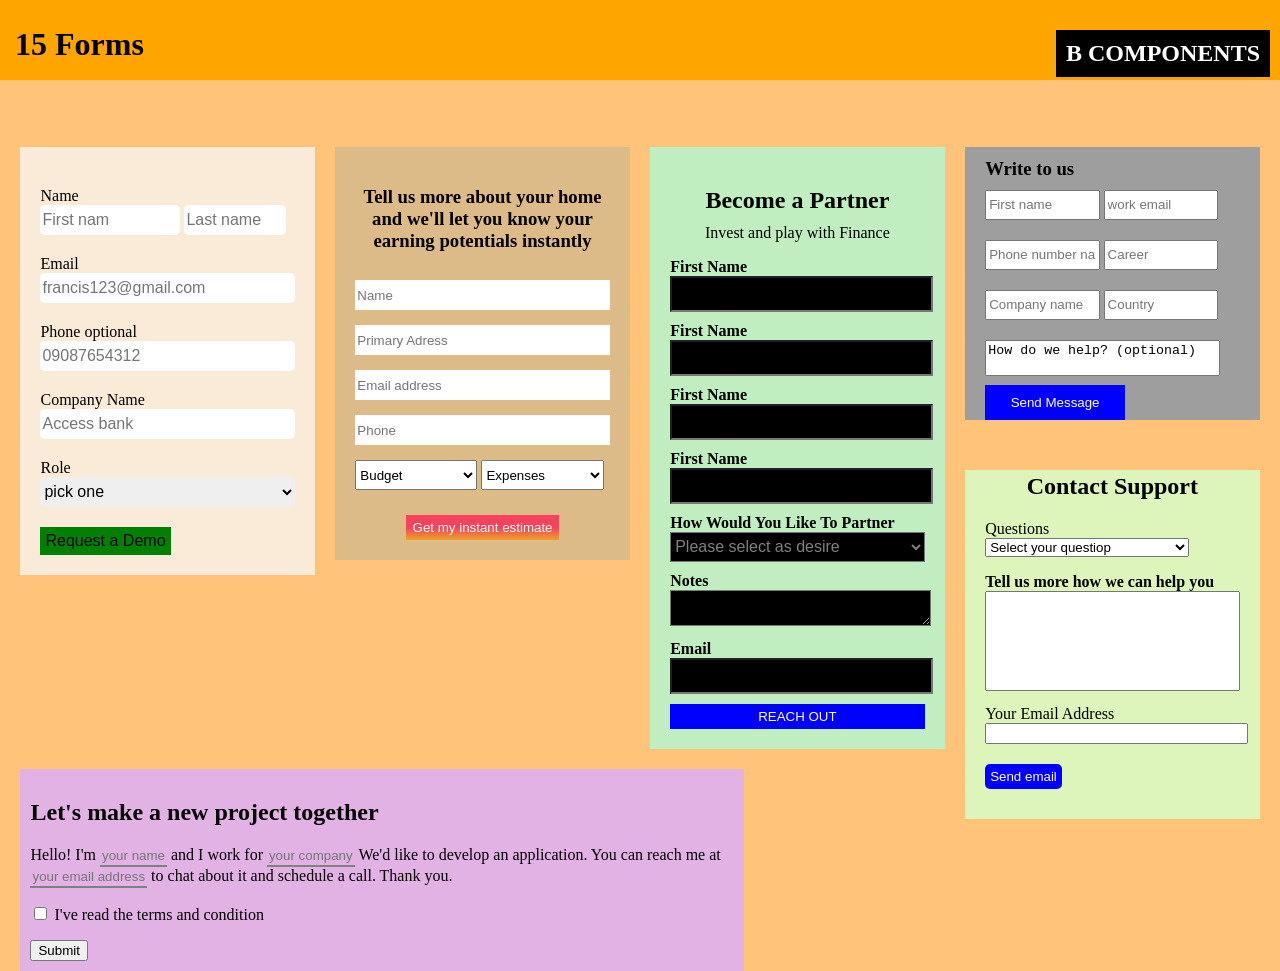
<file: Assignments/class_work_on_forms_12-10-2026/form_page_assignment_12-10-2026/forms.html>
<!DOCTYPE html>
<html lang="en">

<head>
    <meta charset="UTF-8">
    <meta name="viewport" content="width=device-width, initial-scale=1.0">
    <title>Document</title>
    <link rel="stylesheet" href="forms.css">
</head>

<body>

    <div class="top_bar">
        <h1 class="top_span">15 Forms</h1>

        <h2>B COMPONENTS</h2>
    </div>

    <!-- <div class="land"> -->

    <!-- <div class="details"> -->

    <form action="" class="detail">
        <label for="fname">Name</label>
        <input id="fname" type="text" name="name" placeholder="First nam">
        <input id="lname" type="text" name="lname" placeholder="Last name">

        <label for="email">Email</label>
        <input type="email" name="email" placeholder="francis123@gmail.com">
        <label for="tel">Phone optional</label>
        <input type="email" name="phone" placeholder="09087654312">

        <label for="company">Company Name</label>
        <input type="text" name="company" placeholder="Access bank">

        <label for="role">Role</label>
        <select name="role" id="roles">
            <option>pick one</option>

            <option value="Intern"></option>
            <option value="Cashier"></option>
            <option value="Asst. Manager"></option>
            <option value="Manager"></option>
        </select>

        <button class="demo" type="button">Request a Demo</button>

    </form>

    <!-- </div> -->

    <!-- <div class="about"> -->

    <form action="" class="about_form">

        <h3>
            Tell us more about your home and we'll let you know your earning potentials instantly
        </h3>
        <input type="text" placeholder="Name">
        <input type="text" placeholder="Primary Adress">
        <input type="email" placeholder="Email address">
        <input type="tel" placeholder="Phone">

        <select name="budget" id="">
            <option value="Budget">Budget</option>
            <option value="$1M">$1M</option>
            <option value="$5M">$5M</option>

        </select>

        <select name="expenses" id="">
            <option value="Expenses">Expenses</option>
            <option value="lesthan$1M">less than $1M</option>
            <option value="$2M-$5M">$2M-$5M</option>

        </select>

        <button class="get_estimate" type="button">Get my instant estimate</button>
    </form>

    <!-- </div> -->

    <!-- <div class="partner"> -->

    <form action="" class="partnership_form">
        <h2>Become a Partner</h2>
        <p>Invest and play with Finance</p>

        <label for="fname">First Name</label>
        <input type="text">
        <label for="fname">First Name</label>
        <input type="text">
        <label for="fname">First Name</label>
        <input type="text">
        <label for="fname">First Name</label>
        <input type="text">

        <label for="preference">How Would You Like To Partner</label>
        <select name="preference" id="">
            <option value="">Please select as desire</option>
            <option value="">1</option>
            <option value="">2</option>
        </select>

        <label for="note">Notes</label>
        <textarea name="notes" id=""></textarea>

        <label for="email">Email</label>
        <input type="email">

        <button type="button">REACH OUT</button>
    </form>

    <!-- </div> -->

    <!-- <div class="double"> -->

    <!-- <div class="form1"> -->
    <form action="" class="write_us">

        <h3>Write to us</h3>

        <input type="text" placeholder="First name">
        <input type="text" placeholder="work email">
        <input type="text" placeholder="Phone number name">
        <input type="text" placeholder="Career">
        <input type="text" placeholder="Company name">
        <input type="text" placeholder="Country">

        <textarea name="help_desk" id="help">How do we help? (optional)</textarea>
        <button type="button">Send Message</button>
    </form>
    <!-- </div> -->


    <!-- <div class="form2"> -->
    <form action="" class="support">

        <h2>Contact Support</h2>


        <label for="questions">Questions</label>
        <select name="" id="">
            <option value="">Select your questiop</option>
            <option value="">question 1</option>
            <option value="">question 2</option>
        </select>

        <p>Tell us more how we can help you</p>

        <textarea name="help_info" id="help_info"></textarea>

        <label for="email">Your Email Address</label>
        <input type="email">

        <button type="button">Send email</button>

    </form>
    <!-- </div> -->

    <!-- </div> -->
    <!-- </div> -->

    <div class="project">

        <form action="" class="project_form">
            <h2>Let's make a new project together</h2>

            <p>
                Hello! I'm <input type="text" placeholder="your name">
                and I work for <input type="text" placeholder="your company"> We'd like to develop an application.
                You can reach me at <input type="text" placeholder="your email address"> to chat about it and
                schedule a call. Thank you.
            </p>

            <p> <input type="checkbox"> I've read the terms and condition </p>

            <button type="submit">Submit</button>
        </form>
    </div>

</body>

</html>
</file>
<file: index.css>
* {
    box-sizing: border-box;

    width: 100%;;
}


a {
    text-decoration: none;

    color: white;
}

h1:hover, p:hover {

    margin: 5px;
}



.section1 {
    height: 800px;

    background: linear-gradient(to right, rgba(252, 3, 132, 0.485)45%, rgba(131, 7, 240, 0.412)) 55%, url("./images/joshua-hibbert-Pn6iimgM-wo-unsplash\ copy.jpg");
    
    background-repeat: no-repeat;

    background-position: center;

    width: 100%;

    position: relative;

    padding: 10px;

}


.text_logo {
    float: left;

    width: 20%;

    margin: 20px;

    color: white;
        
    padding: 10px;

    text-align: center;

    /* background-color: black; */

}

.text_logo h1 {

    font-size: x-large;
}

.nav_anchors {

    float: right;

    padding: 10px;

    width: 65%;

    color: white;

    margin-top: 30px;

    margin-right: 5%;

    text-align: right;

    
    
}


 .nav_anchors a {
    margin: 5px;

    padding: 5px;

}

.nav_anchors a:hover {

    margin-left: 50px;
    
    margin-right: 50px;

    margin-top: 20px;
}


.section1_text {

    color: white;

    position: absolute;

    bottom: 8%;
    
    width: 80%;    

    margin-left: 10%;

    margin-right: 10%;

    line-height: 65px;

}


.section1_text h1 {

    text-align: center;

    font-size: 50px;

}

.section1_text p {
    width: 100%;

    text-align: center;

    font-weight: bold;
}


/* section 2 */

.program {

    text-align: center;

    color: white;

    width: 100%;

    /* margin-left: 10%; */

    margin-right: 10%; 
}

.program p {

    padding-top: 100px;

    font-size: large;

    font-weight: 800;

}

.wed {
    height: 300px;

        background: linear-gradient(to right, rgba(241, 237, 6, 0.825), rgba(248, 245, 48, 0.741)), url("./images/istockphoto-927678766-612x612.jpg");

        background-repeat: no-repeat;

        background-position: center;
        
        width: 33.3%;

        float: left;
}

.sun {
    height: 300px;

        background: linear-gradient(to right, rgba(26, 26, 25, 0.825), rgba(24, 24, 22, 0.741)), url("./images/istockphoto-927678766-612x612.jpg");

        background-repeat: no-repeat;

        background-position: center;
        
        width: 33.3%;

        float: left;
}

.counsel {
    height: 300px;

        background: linear-gradient(to right, rgba(3, 143, 47, 0.825), rgba(3, 112, 56, 0.741)), url("./images/istockphoto-1625851354-612x612.jpg");

        background-repeat: no-repeat;

        background-size: cover;


        background-position: center;
        
        width: 33.33%;

        float: right;
}

.program2 {
    height: 500px;

    width: 100%;

    color: white;

    font-size: x-large;

    font-weight: 800;

    text-align: center;

    /* background-color: teal; */
    
}

.youth {

    background: linear-gradient(to right, rgba(180, 205, 235, 0.567), rgba(131, 197, 206, 0.489)), url("./images/bailey-zindel-NRQV-hBF10M-unsplash.jpg");

    background-repeat: no-repeat;

    background-position: center;

    background-size: cover;

    height: 500px;

    float: left;

    width: 66.5%;

    padding-top: 150px;

    position: relative;
}


.giving {

    background: linear-gradient(to right, rgba(246, 138, 226, 0.567), rgba(235, 140, 217, 0.489)), url("./images/esref-yasa-549nOjXh1E4-unsplash.jpg");

    background-repeat: no-repeat;

    background-size: cover;

    background-position: center bottom;

    height: 500px;

    float: left;

    width: 33.4%;

    padding-top: 150px;

    position: relative;

}

#connect {

    position: absolute;

    top: 189px;

font-family: cursive;
font-size: medium;
}

#donate {

    font-family: cursive;

    font-size: medium;

    margin-top: 2px;

    position: absolute;

    top: 200px;

}
</file>
<file: Assignments/Classwork _on_bg_images_fixed_on_scroll/index.css>
.bg1 {

    background-image: url(./images/bailey-zindel-NRQV-hBF10M-unsplash.jpg);

    background-repeat: no-repeat;

    background-size: cover;

    background-attachment: fixed;

    height: 100vh;

    color: red;

    padding: 10px;

}


.bg2 {

    background-image: url(./images/johannes-andersson-UCd78vfC8vU-unsplash.jpg);

    background-repeat: no-repeat;

    background-size: cover;

    background-attachment: fixed;

    height: 100vh;

    color: red;
    
    padding: 10px;


}


.bg3 {

    background-image: url(./images/mert-ceyhan-J18StJiiqKA-unsplash.jpg);

    background-repeat: no-repeat;

    background-size: cover;
    
    background-attachment: fixed;

    height: 100vh;

    padding: 10px;

    color: red;
}


.bg4 {

    background-image: url(./images/vincent-van-zalinge-jj2ab1xIxrg-unsplash.jpg);

    background-repeat: no-repeat;

    background-size: cover;
    
    background-attachment: fixed;

    height: 100vh;

    padding: 10px;

    color: red;
}


.bg5 {

    background-image: url(./images/tomasz-filipek-CUWC-6MRcNg-unsplash.jpg);

    background-repeat: no-repeat;

    background-size: cover;
    
    background-attachment: fixed;

    height: 100vh;

    padding: 10px;

    color: red;
}


.bg6 {

    background-image: url(./images/joshua-hibbert-Pn6iimgM-wo-unsplash.jpg);

    background-repeat: no-repeat;

    background-size: cover;
    
    background-attachment: fixed;

    height: 100vh;

    padding: 10px;

    color: red;
}


.bg7 {

    background-image: url(./images/pietro-de-grandi-Q5dMq3cKqec-unsplash.jpg);

    background-repeat: no-repeat;

    background-size: cover;
    
    background-attachment: fixed;

    height: 100vh;

    padding: 10px;

    color: red;
}


.bg8 {

    background-image: url(./images/esref-yasa-549nOjXh1E4-unsplash.jpg);

    background-repeat: no-repeat;

    background-size: cover;
    
    background-attachment: fixed;

    height: 100vh;

    padding: 10px;

    color: red;
}
</file>
<file: Assignments/Html Project 1 on form/index.css>
#form_name {

    text-align: center;
}

#heading {

    color: red;
}

#branch {

    width: 80%;
}

.names {

    width: 100%;
}

#address1 {

    width: 80%;
}

#address2 {

    width: 80%;
}

#guard_or_kin {

    width: 80%;
}
</file>
<file: Assignments/Html project 2/index.css>
table {

    border-collapse: collapse;

    width: 80%;

    margin: auto;
}

td, th {
    border: 1px solid black;
}
</file>
<file: Assignments/class_work_on_forms_12-10-2026/transit.css>
* {
    box-sizing: border-box;
}

h3 {
    background-color: red;

    color: white;

    text-align: center;

    padding: 10px;
}

.regform {
    background-color: grey;

    padding: 20px;

    margin-top: 50px;


}

.chapform {
    background-color: red;

    padding: 30px;

    border-radius: 30px;

    width: 50%;

    margin: auto;

    margin-top: -50px;
}

.inputs {
    margin-top: 20px;

    padding: 10px;

    width: 100%;

    color: blue;

    background-color: red;

    border-radius: 20px;

    outline: none;

    border: 0;

    border-bottom: 2px solid white;

    font-size: 20px;

    transition: all 1.2s ease-in-out;
}

p {
    color: white;
}

.frechap {
    font-size: 30px;
    margin-bottom: 10px;
}

.btn {

    margin: 20px;

    background-color: yellow;

    padding: 15px;

    outline: 0;

    border: 0;

    border-radius: 30px;

    font-size: 20px;

    transition: all 1.2s ease-in-out;
}

.btn:hover {
    box-shadow: 0 0 3px 3px rgb(248, 248, 187);
}

.inputs::placeholder {
    color: blue;
}

.inputs:hover {
    box-shadow: 0 0 5px 5px rgb(243, 167, 180);
}

.inputs:focus::placeholder {
    opacity: 0;
}
</file>
<file: Assignments/classwork on borders/classwork.css>
/* Border on all sides  */
.border1 {
border: 3px solid grey;
padding: 20px;
margin: 50px;
width: 90%;

}

/* Red border at the bottom */
.border2 {

border-bottom: 3px solid red;
margin: 50px;
padding: 20px;
width: 90%;
}


/* Curved side edges */

.border3{
margin: 50px;
padding: 20px;
border: 3px solid grey;
border-radius: 40px 40px;
width: 90%;



}


/* Blue left border  */

.border4 {

margin: 50px;;
border-left: 5px solid blue;
padding: 5px;
background-color: rgb(5, 252, 252);
width: 90%;
}


/* A circle  */


.border5 {

border: 3px solid grey;
width: 300px;
height: 300px;
margin: 50px;
border-radius: 50%;
}


.border6 {

    border: 3px solid grey;
    margin: 50px;
    height: 50px;
    border-top-left-radius: 50px;
    border-top-right-radius: 25px;


}

.border7 {

    width: 70%;

    margin: auto;

    text-align: justify;

    background-color: rgb(62, 78, 255);

    color: antiquewhite;

}


.topred {

    background-color: red;
    
    height: 30px;
}


.txt {

    padding: 25px;
    font-size: 18px;
}


.ft a{

    color: rgb(234, 222, 222);

    text-decoration: none;

    font-size: 10px;

}


.border8 {

    background-color: red;

    padding-bottom: 5px;
}


.border9 {

    width: 80%;

    height: 500px;

    border: 1px solid orangered;

    padding: 10px;

    margin: auto;

    margin-top: 20px;

    margin-left: 20px;

    overflow-y: scroll;

    overflow-x: scroll;

}

.border9 p {

    width: 200vw;
}

.border10 {

    margin: 20px;

    width: 200px;

    height: 200px;

    background-color: rgba(227, 46, 46, 0.758);

    overflow: hidden;
}
</file>
<file: Assignments/class_work_on_forms_12-10-2026/form_page_assignment_12-10-2026/forms.css>
/* * {
    box-sizing: border-box;
} */

body {
    margin: 0;
    background-color: #FFC379 ;
}

.top_bar {
    background-color: orange;
    height: 80px;
    padding-left: 10px;
    padding-right: 10px;

}

.top_bar h1 {
        width: fit-content;
        padding: 5px;
        float: left;

}

.top_bar h2 {
    background-color: black;
    color: white;
    width: fit-content;
    padding: 10px;
    margin-top: 30px;
    float: right;
}

.detail {
    background-color: #F9EBD8;
    clear: both;
    padding: 20px;
    width: 23%;
    margin-top: 50px;
    margin-left: 1.6%;
    float: left;
    box-sizing: border-box;
}

.detail label, .detail button{
    margin-top: 20px;
    font-size: 16px;
    display: block;
}

.detail select{
    font-size: 16px;
    width: 100%;
    border: 0;
    outline: 0;
    border-radius: 5px;
    height: 30px;
}
.detail button{
    background-color: green;
    height: fit-content;
    width: fit-content;
    padding: 5px;
    border: 0;
}


.detail input {
    width: 100%;
    border: 0;
    outline: 0;
    border-radius: 5px;
    font-size: 16px;
    height: 30px;
    box-sizing: border-box;
}

#fname {
    width: 55%;
}
#lname {
    width: 40%;
}

.about_form {
    background-color: #DDBB88;
    padding: 20px;
    width: 23%;
    margin-top: 50px;
    margin-left: 1.6%;
    float: left;
    box-sizing: border-box;
}

.about_form h3 {
    text-align: center;
}

.about_form input {
    box-sizing: border-box;
    border: 0;
    outline: 0;
    height: 30px;
    width: 100%;
    margin-top: 10px;
    margin-bottom: 5px;
}

.about_form select{
    box-sizing: border-box;
    height: 30px;
    margin-top: 10px;
    margin-bottom: 5px;
    width: 48%;
}

.about_form button {
    background: linear-gradient(to bottom, rgb(246, 65, 95) 50%, rgba(239, 157, 6, 0.759));
    width: 60%;
    border: 0;
    color: white;
    margin-right: 20%;
    margin-left: 20%;
    margin-top: 20px;
    padding: 5px;

}

.partnership_form {
    background-color: rgb(192, 238, 192);
    padding: 20px;
    width: 23%;
    margin-top: 50px;
    margin-left: 1.6%;
    float: left;
    box-sizing: border-box;
}

.partnership_form h2, .partnership_form p{
    text-align: center;
}

.partnership_form p {
    margin-top: -10px;
}

.partnership_form label{
    display: block;
    font-weight: 550;
    margin-top: 10px;
}

.partnership_form input, .partnership_form select, .partnership_form textarea {
    width: 100%;
    height: 30px;
    font-size: 16px;
    background-color: black;
    color: grey;
}

.partnership_form input:focus, .partnership_form textarea:focus{
    background-color: rgb(161, 240, 240);
}

.partnership_form button {
    background-color: blue;
    width: 100%;
    padding: 5px;
    border: 0;
    color: white;
    display: block;
    margin-top: 10px;
}

.write_us {
    background-color: rgb(159, 158, 158);
    width: 23%;
    margin-left: 1.6%;
    margin-right: 1.6%;
    margin-top: 50px;
    padding-left: 20px;
    padding-right: 20px;
    padding-top: 1px;
    float: right;
    box-sizing: border-box;
}

.write_us input {
    display: inline-block;
    height: 30px;
    width: 45%;
    box-sizing: border-box;
    margin-bottom: 20px;
    outline: 0;
}
.write_us h3 {
    margin-bottom: 10px;
    margin-top: 10px;
}

.write_us textarea {
    width: 90%;
    margin-bottom: 5px;
    resize: none;
}

.write_us button {
    width: 55%;
    padding: 10px;
    border: 0;
    text-align: center;
    color: white;
    background-color: blue;
}

.support {
    background-color: rgb(221, 245, 187);
    width: 23%;
    margin: 50px;
    margin-left: 1.6%;
    margin-right: 1.6%;
    margin-top: 50px;
    padding-left: 20px;
    padding-right: 20px;
    padding-top: 1px;
    float: right;
    box-sizing: border-box;
}

.support h2{
    text-align: center;
    margin-top: 2px;
}

.support label {
    display: block;
    margin-top: 10px;
}

.support input {
    width: 100%;
}

.support select {
    width: 80%;
}

.support textarea {
    box-sizing: border-box;
    width: 100%;
    height: 100px;
    resize: none;
    margin: 0;
}

.support button{
    margin-top: 20px;
    padding: 5px;
    border: 0;
    margin-bottom: 30px;
    color: white;
    background-color: blue;
    border-radius: 5px;

}

.support p {
    font-weight: bold;
    margin-bottom: 0;
}

.project {
    background-color: rgb(227, 178, 228);
    margin-top: 20px;
    margin-left: 1.6%;
    padding: 10px;
    width: 55%;
    float: inline-start;
}

.project input {
    border: 0;
    border-bottom: 2px solid grey;
    outline: 0;
    field-sizing: content;
    padding: 2px;
    background-color: transparent;
}
</file>
